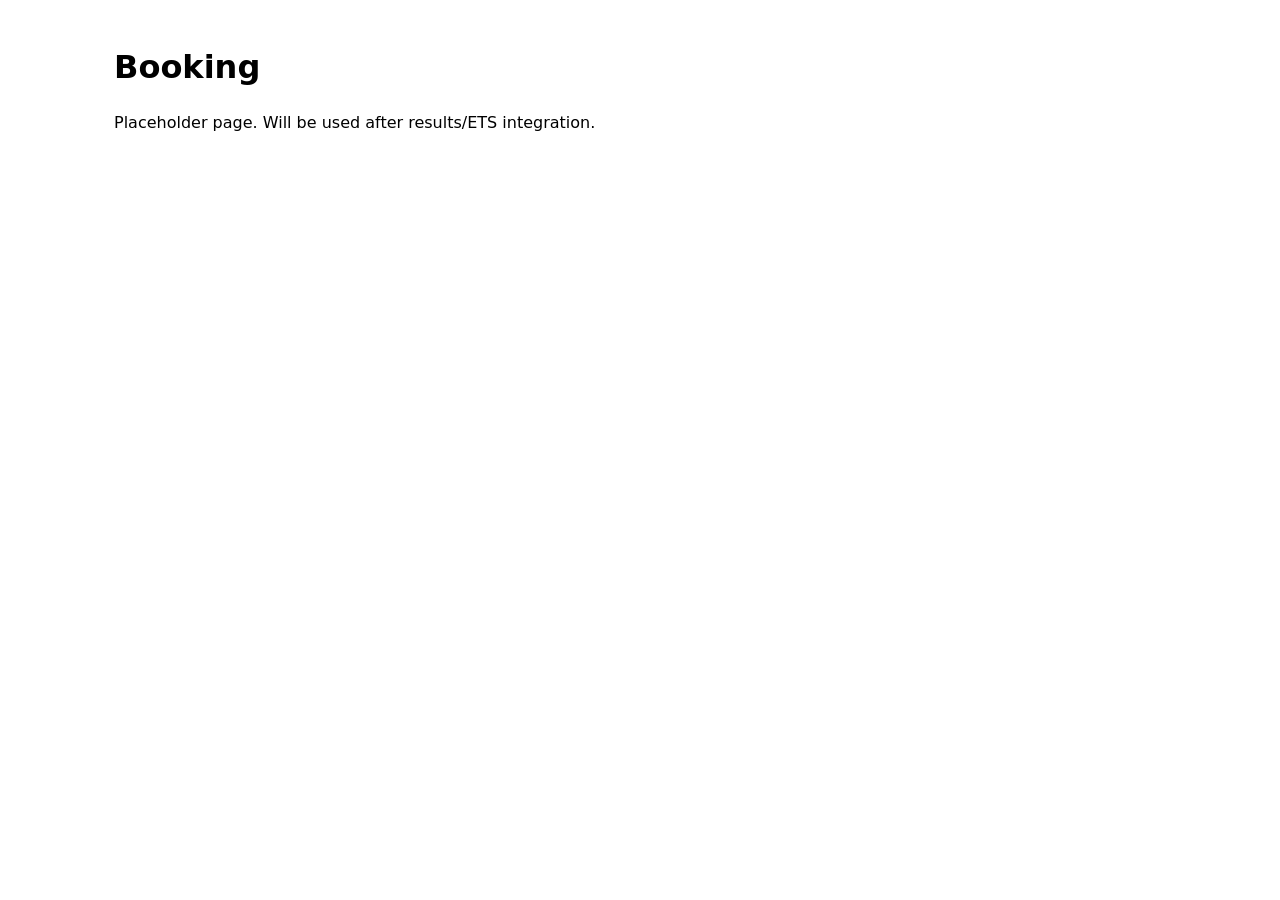
<file: booking.html>
<!doctype html>
<html lang="ru">
<head>
  <meta charset="utf-8" />
  <meta name="viewport" content="width=device-width, initial-scale=1" />
  <title>Booking — Aviabrand</title>
  <link rel="stylesheet" href="assets/core/base.css" />
  <link rel="stylesheet" href="assets/booking/booking.css" />
  <script src="assets/core/i18n.js"></script>
  <script src="assets/core/header.js" defer></script>
</head>
<body>
  <main class="container">
    <h1>Booking</h1>
    <p>Placeholder page. Will be used after results/ETS integration.</p>
  </main>
  <script src="assets/booking/booking.js" defer></script>
</body>
</html>
</file>
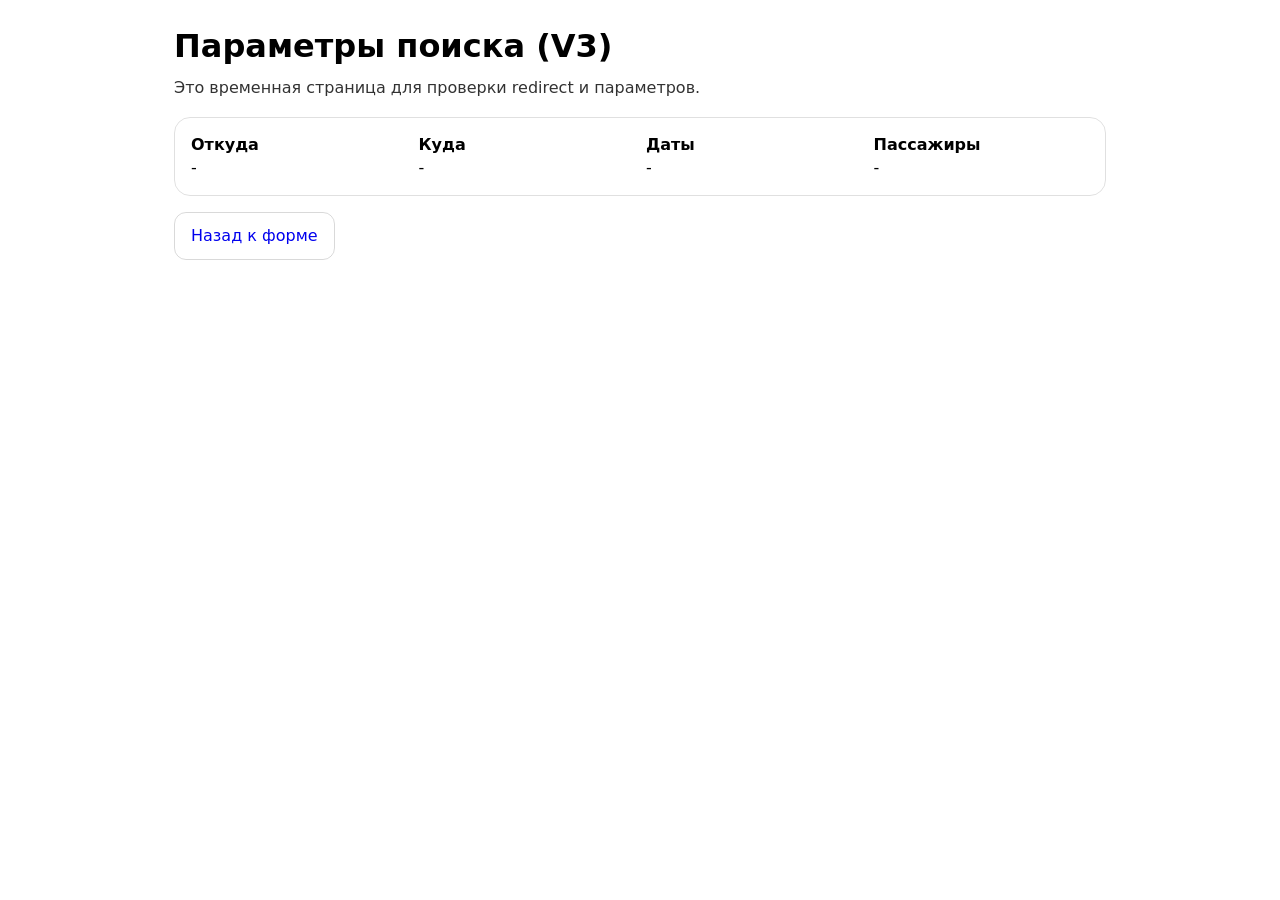
<file: coming-soon-v3.html>
<!doctype html>
<html lang="ru">

<head>
  <meta charset="UTF-8" />
  <meta name="viewport" content="width=device-width, initial-scale=1.0" />
    <link rel="stylesheet" href="assets/core/base.css">
<title>Aviabrand — Search Summary (V3)</title>

  <!-- Use your existing site styles -->
  <link rel="stylesheet" href="assets/v3/booking-v3.css" />
  <style>
    /* coming-soon V3: минимальная база, чтобы страница не зависела от “общего сайта” */
    .container {
      max-width: 980px;
      margin: 0 auto;
      padding: 24px;
    }

    .btn {
      display: inline-flex;
      align-items: center;
      justify-content: center;
      padding: 12px 16px;
      border-radius: 12px;
      text-decoration: none;
      border: 1px solid rgba(0, 0, 0, .15);
    }

    .btn.secondary {
      background: transparent;
    }
  </style>

</head>

<body>
  <main class="container" style="max-width: 980px; margin: 0 auto; padding: 24px;">

    <h1 data-i18n="sum_title" style="margin: 0 0 8px;">Параметры поиска (V3)</h1>

    <p style="margin: 0 0 18px; opacity: .8;" data-i18n="sum_desc">
      Это временная страница для проверки redirect и параметров.
    </p>


    <section id="searchSummary" style="border: 1px solid rgba(0,0,0,.12); border-radius: 16px; padding: 16px;">
      <div style="display:grid; grid-template-columns: repeat(4, 1fr); gap: 12px;">
        <div>
          <b data-i18n="sum_from">Откуда</b>

          <div id="sumFrom" class="small">-</div>
        </div>

        <div>
          <b data-i18n="sum_to">Куда</b>

          <div id="sumTo" class="small">-</div>
        </div>

        <div>
          <b data-i18n="sum_dates">Даты</b>

          <div id="sumDates" class="small">-</div>
        </div>

        <div>
          <b data-i18n="sum_pax">Пассажиры</b>

          <div id="sumPax" class="small">-</div>
        </div>
      </div>
    </section>

    <div style="margin-top: 16px;">
      <a class="btn secondary" href="booking-v3.html" data-i18n="sum_back">
        Назад к форме
      </a>

    </div>
  </main>

  <script src="assets/core/serialize.js"></script>
<script src="assets/core/i18n.js"></script>
<script src="assets/core/header.js" defer></script>
<script src="assets/core/coming-soon-v3.js" defer></script>
</body>

</html>
</file>
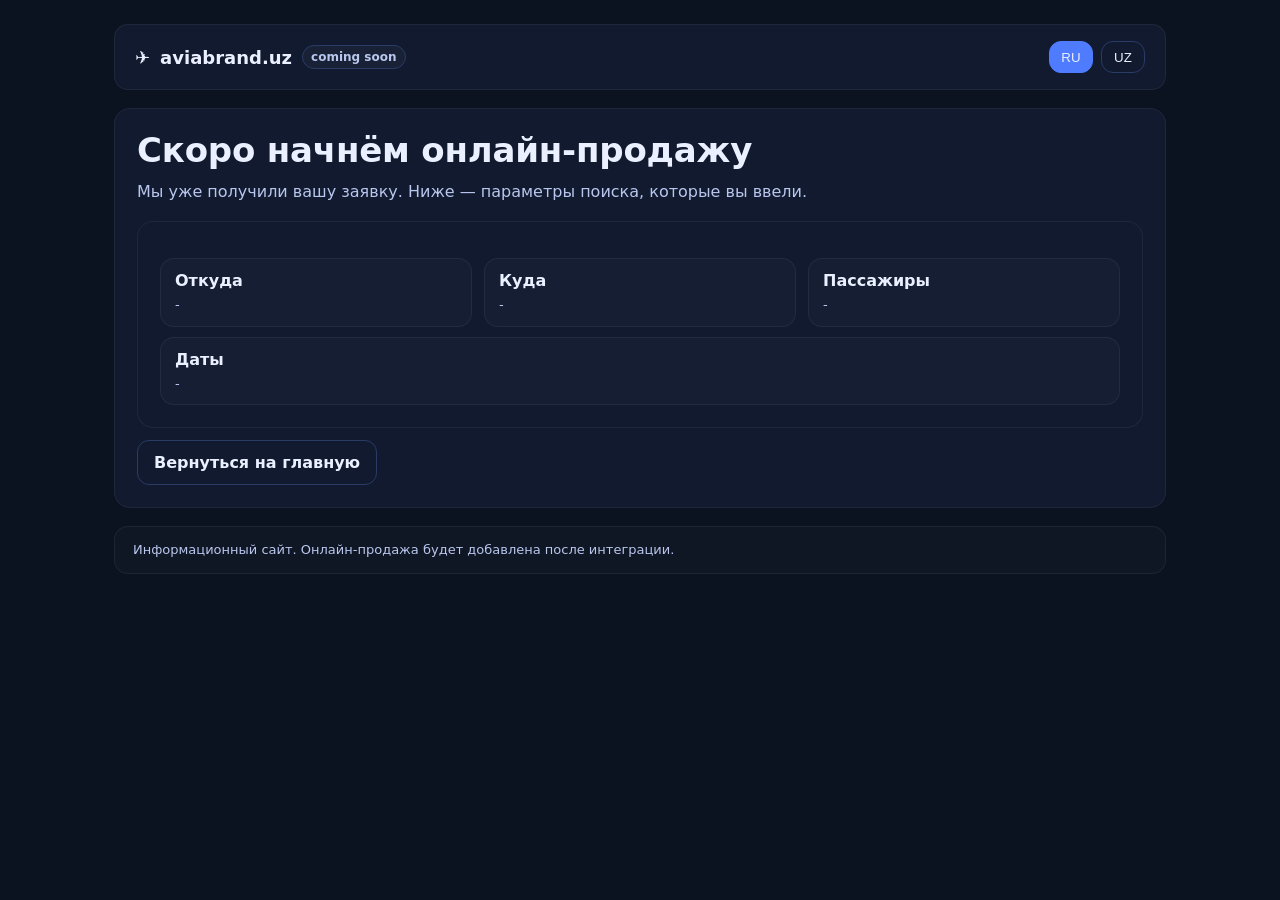
<file: coming-soon.html>
<!DOCTYPE html>

<html lang="ru">
<head>
<meta charset="utf-8"/>
<meta content="width=device-width,initial-scale=1" name="viewport"/>
<title>Aviabrand.uz — скоро онлайн-продажа</title>
<meta content="noindex" name="robots"/>
<link href="assets/style.css" rel="stylesheet"/>
</head>
<body>
<div class="container">
<header class="nav">
<div class="brand">
<span>✈️</span>
<span>aviabrand.uz</span>
<span class="badge">coming soon</span>
</div>
<div class="lang">
<button data-lang="ru" data-set-lang="ru" type="button">RU</button>
<button data-lang="uz" data-set-lang="uz" type="button">UZ</button>
</div>
</header>
<main class="card" style="margin-top:18px">
<div class="p">
<h1 class="h1" data-i18n="coming_title" style="font-size:34px">
          Скоро начнём онлайн-продажу
        </h1>
<p class="lead" data-i18n="coming_sub">
          Мы уже получили вашу заявку. Ниже — параметры поиска, которые вы ввели.
        </p>
<div class="section card" id="searchSummary">
<div class="p">
<div class="grid3">
<div class="item">
<b data-i18n="field_from">Откуда</b>
<div class="small" id="sumFrom">-</div>
</div>
<div class="item">
<b data-i18n="field_to">Куда</b>
<div class="small" id="sumTo">-</div>
</div>
<div class="item">
<b data-i18n="field_pax">Пассажиры</b>
<div class="small" id="sumPax">-</div>
</div>
</div>
<div class="item" style="margin-top:10px">
<b data-i18n="field_dates">Даты</b>
<div class="small" id="sumDates">-</div>
</div>
</div>
</div>
<a class="btn secondary" data-i18n="coming_btn" href="index.html" style="margin-top:12px;display:inline-flex">
          Вернуться на главную
        </a>
</div>
</main>
<footer class="footer">
<div class="small" data-i18n="footer_note">
        Если хотите — добавим форму заявки (email/телефон) на этой странице.
      </div>
</footer>
</div>
<script src="site.config.js"></script>
<script defer="" src="assets/script.js"></script>


</body>
</html>
</file>
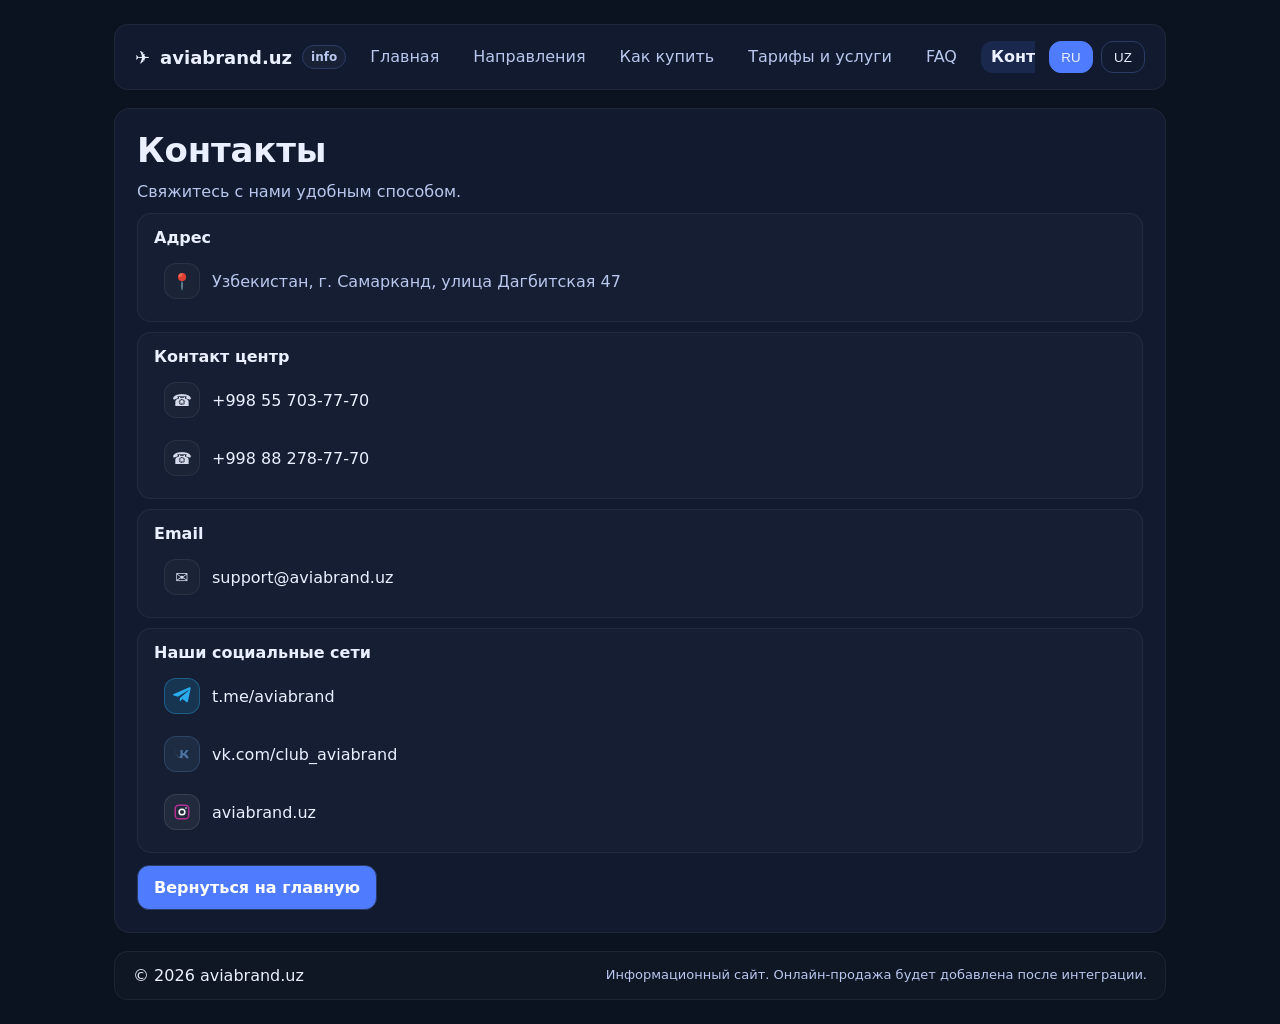
<file: contacts.html>
<!DOCTYPE html>

<html lang="ru">
<head>
<meta charset="utf-8"/>
<meta content="width=device-width,initial-scale=1" name="viewport"/>
<title data-i18n="contacts_page_title">Aviabrand.uz — контакты</title>
<meta content="Контакты Aviabrand. Информационный сайт." name="description"/>
<link href="assets/style.css" rel="stylesheet"/>
</head>
<body>
<div class="container">
<header class="nav">
<div class="brand"><span>✈️</span><span>aviabrand.uz</span><span class="badge">info</span></div>
<nav class="navlinks">
<a data-i18n="nav_home" href="index.html">Главная</a>
<a data-i18n="nav_routes" href="routes.html">Направления</a>
<a data-i18n="nav_how" href="how-to-buy.html">Как купить</a>
<a data-i18n="nav_fares" href="fares.html">Тарифы и услуги</a>
<a data-i18n="nav_faq" href="faq.html">FAQ</a>
<a data-i18n="nav_contacts" href="contacts.html" class="active">Контакты</a>
</nav>
<div class="lang">
<button data-lang="ru" data-set-lang="ru" type="button">RU</button>
<button data-lang="uz" data-set-lang="uz" type="button">UZ</button>
</div>
</header>
<main class="card" style="margin-top:18px">
<h1 class="h1" data-i18n="contacts_h1" style="font-size:34px">Контакты</h1>
<p class="lead" data-i18n="contacts_lead">Свяжитесь с нами удобным способом.</p>
<div class="section list">
<div class="item">
<b data-i18n="contacts_addr_title">Адрес</b>
<div class="contact-row">
<span aria-hidden="true" class="contact-ico">📍</span>
<span id="contactAddr">Узбекистан, г. Самарканд, улица Дагбитская 47</span>
</div>
</div>
<div class="item">
<b data-i18n="contacts_call_title">CALL CENTER</b>
<div class="contact-row">
<span aria-hidden="true" class="contact-ico">☎️</span>
<a id="contactPhone1" href="tel:+998557037770">+998 55 703-77-70</a>
</div>
<div class="contact-row">
<span aria-hidden="true" class="contact-ico">☎️</span>
<a id="contactPhone2" href="tel:+998882787770">+998 88 278-77-70</a>
</div>
</div>
<div class="item">
  <b data-i18n="contacts_email">Email</b>

  <div class="contact-row">
    <span class="contact-ico">✉️</span>
    <a href="mailto:" data-i18n="contacts_email_hint"></a>
  </div>
</div>
<div class="item">
<b data-i18n="contacts_social_title">Наши социальные сети</b>
<div class="contact-row">
<span aria-hidden="true" class="soc-ico soc-tg">
<svg focusable="false" role="img" viewbox="0 0 24 24">
<path d="M9.2 14.7 8.9 19c.5 0 .8-.2 1.1-.5l2.6-2.5 5.3 3.9c1 .6 1.7.3 2-.9l3.6-17c.4-1.5-.6-2.1-1.7-1.7L1.1 9.4c-1.4.6-1.4 1.4-.2 1.8l5.6 1.7L19.7 4.7c.7-.4 1.3-.2.8.2L9.2 14.7z"></path>
</svg>
</span>
<a href="https://t.me/aviabrand" rel="noopener" target="_blank">t.me/aviabrand</a>
</div>
<div class="contact-row">
<span aria-hidden="true" class="soc-ico soc-vk">
<svg focusable="false" role="img" viewbox="0 0 24 24">
<path d="M3 6.5c.1 6.8 3.6 11 9.3 11h.5v-3.9c2.2.2 3.8 1.8 4.5 3.9H21c-.9-3.4-3.5-5.1-4.6-5.8 1.1-.7 3.4-2.6 4-5.2h-3.1c-.8 2.5-2.9 4.5-4.4 4.7V6.5h-3c.1 1.7.2 7.6-.2 8.5-.3.6-.6.9-1.2.9-1.2 0-4-2.1-5.7-7.4H3z"></path>
</svg>
</span>
<a href="https://vk.com/club_aviabrand" rel="noopener" target="_blank">vk.com/club_aviabrand</a>
</div>
<div class="contact-row">
<span aria-hidden="true" class="soc-ico soc-ig">
<svg focusable="false" role="img" viewbox="0 0 24 24">
<defs>
<lineargradient id="igG" x1="0" x2="24" y1="24" y2="0">
<stop offset="0" stop-color="#f58529"></stop>
<stop offset="0.35" stop-color="#dd2a7b"></stop>
<stop offset="0.7" stop-color="#8134af"></stop>
<stop offset="1" stop-color="#515bd4"></stop>
</lineargradient>
</defs>
<path d="M7.5 2h9A5.5 5.5 0 0 1 22 7.5v9A5.5 5.5 0 0 1 16.5 22h-9A5.5 5.5 0 0 1 2 16.5v-9A5.5 5.5 0 0 1 7.5 2zm0 2A3.5 3.5 0 0 0 4 7.5v9A3.5 3.5 0 0 0 7.5 20h9a3.5 3.5 0 0 0 3.5-3.5v-9A3.5 3.5 0 0 0 16.5 4h-9z" fill="url(#igG)"></path>
<path d="M12 7.2A4.8 4.8 0 1 0 12 16.8 4.8 4.8 0 0 0 12 7.2zm0 2A2.8 2.8 0 1 1 12 14.8 2.8 2.8 0 0 1 12 9.2z" fill="#fff"></path>
<circle cx="17.3" cy="6.7" fill="#fff" r="1.1"></circle>
</svg>
</span>
<a href="https://www.instagram.com/aviabrand.uz?igsh=YXRvajM4Z200ajdv" rel="noopener" target="_blank">aviabrand.uz</a>
</div>
</div>
</div>
<a class="btn" data-i18n="btn_back_home" href="index.html" style="margin-top:12px;display:inline-flex">На главную</a>
</main>
<footer class="footer">
<div>© <span id="y"></span> aviabrand.uz</div>
<div class="small" data-i18n="footer_note">
        Информационный сайт. Онлайн-продажа будет добавлена после интеграции.
      </div>
</footer>
</div>
<script>document.getElementById('y').textContent = new Date().getFullYear();</script>
<script src="site.config.js"></script>
<script defer="" src="assets/script.js"></script>
</body>
</html>
</file>
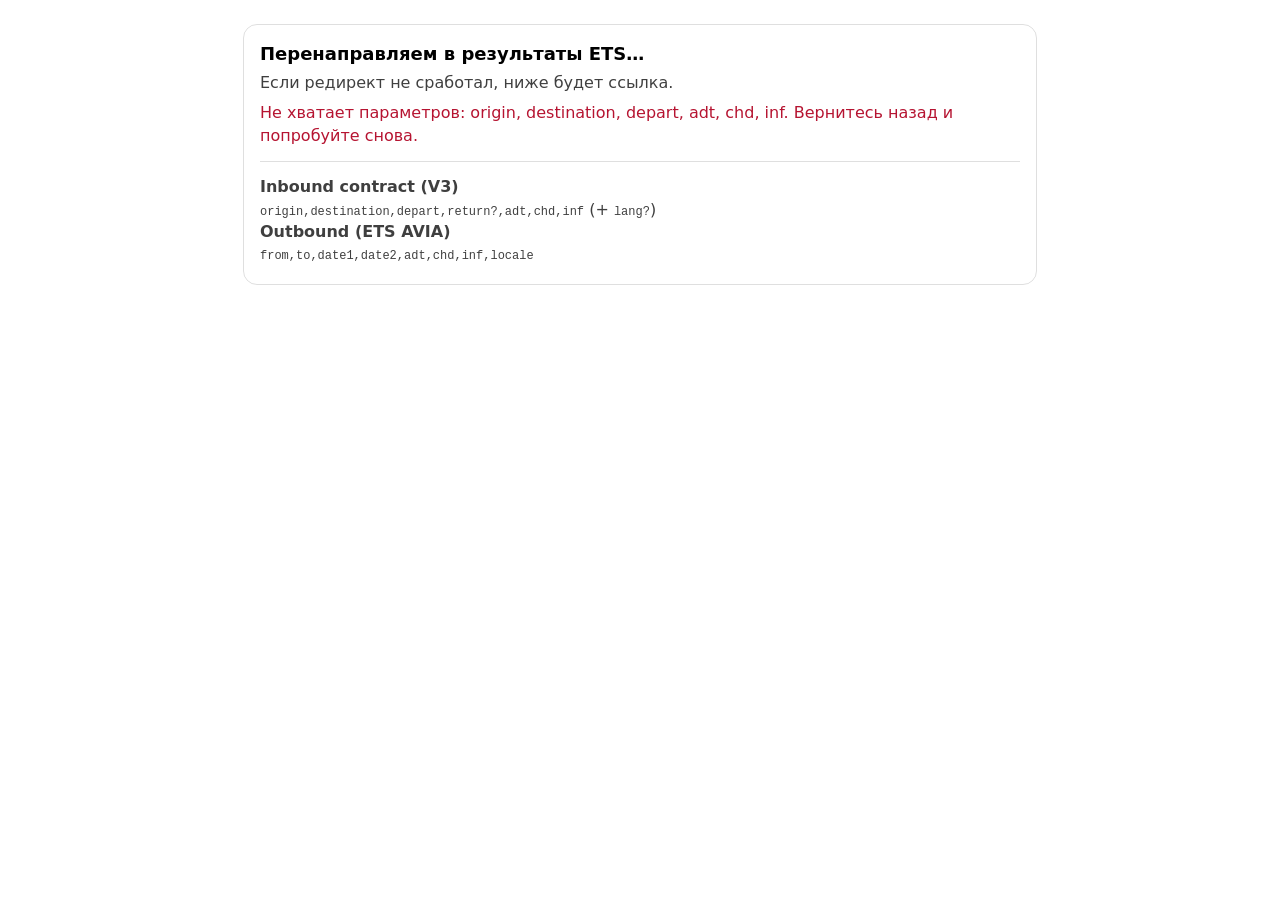
<file: ets-redirect.html>
<!doctype html>
<html lang="ru">
<head>
  <meta charset="UTF-8" />
  <meta name="viewport" content="width=device-width, initial-scale=1.0" />
  <title>Aviabrand → ETS</title>
  <style>
    :root { color-scheme: light dark; }
    body { font-family: system-ui, -apple-system, Segoe UI, Roboto, Arial, sans-serif; margin: 0; padding: 24px; }
    .card { max-width: 760px; margin: 0 auto; padding: 18px 16px; border: 1px solid rgba(127,127,127,.25); border-radius: 14px; }
    h1 { font-size: 18px; margin: 0 0 8px; }
    p { margin: 8px 0; line-height: 1.4; opacity: .92; }
    code { font-family: ui-monospace, SFMono-Regular, Menlo, Monaco, Consolas, "Liberation Mono", monospace; font-size: 12px; }
    .muted { opacity: .75; }
    .err { color: #b00020; }
    a { color: inherit; }
    hr { border:none;border-top:1px solid rgba(127,127,127,.25);margin:14px 0; }
  </style>
</head>
<body>
  <div class="card">
    <h1>Перенаправляем в результаты ETS…</h1>
    <p class="muted">Если редирект не сработал, ниже будет ссылка.</p>
    <p id="status" class="muted"></p>
    <p id="linkWrap" hidden>
      <a id="link" href="#" rel="noopener">Открыть результаты ETS</a>
    </p>
    <p id="error" class="err" hidden></p>
    <hr>
    <p class="muted" style="margin:0">
      <strong>Inbound contract (V3)</strong><br>
      <code>origin,destination,depart,return?,adt,chd,inf</code> (+ <code>lang?</code>)<br>
      <strong>Outbound (ETS AVIA)</strong><br>
      <code>from,to,date1,date2,adt,chd,inf,locale</code>
    </p>
  </div>

<script>
(function () {
  "use strict";

  // ============================================================
  // ETS Redirect URL Contract — Phase 1 (Online Module)
  //
  // Inbound from Aviabrand V3 (serializer):
  //   origin, destination, depart, return?, adt, chd, inf, lang?
  //
  // Outbound to ETS AVIA Online Module (confirmed by your working URL sample):
  //   /avia?from=...&to=...&date1=...&date2=...&adt=...&chd=...&inf=...&locale=ru
  // ============================================================

  const ETS_CONFIG = {
    baseUrl: "https://book.aviabrand.uz", // your ETS CNAME subdomain
    path: "/air",
    paramMap: {
      origin: "from",
      destination: "to",
      depart: "date1",
      return: "date2",
      adt: "adt",
      chd: "chd",
      inf: "inf",
      lang: "locale"
    },
    fixedParams: {
      // add only if ETS requires extra tags
    }
  };

  // --- Read inbound query params ---
  const q = new URLSearchParams(window.location.search);

  const inbound = {
  // accept BOTH:
  // V3 inbound: origin,destination,depart,return,lang
  // ETS-style inbound: from,to,date1,date2,locale (and sometimes lang)
  origin: (q.get("origin") || q.get("from") || "").trim(),
  destination: (q.get("destination") || q.get("to") || "").trim(),
  depart: (q.get("depart") || q.get("date1") || "").trim(),
  return: (q.get("return") || q.get("date2") || "").trim(),
  adt: (q.get("adt") || "").trim(),
  chd: (q.get("chd") || "").trim(),
  inf: (q.get("inf") || "").trim(),
  // prefer locale, fallback to lang
  lang: (q.get("locale") || q.get("lang") || "").trim()
};


  // Minimal guards
  const missing = [];
  if (!inbound.origin) missing.push("origin");
  if (!inbound.destination) missing.push("destination");
  if (!inbound.depart) missing.push("depart");
  if (!inbound.adt && inbound.adt !== "0") missing.push("adt");
  if (!inbound.chd && inbound.chd !== "0") missing.push("chd");
  if (!inbound.inf && inbound.inf !== "0") missing.push("inf");

  const statusEl = document.getElementById("status");
  const linkWrap = document.getElementById("linkWrap");
  const linkEl = document.getElementById("link");
  const errEl = document.getElementById("error");

  function showError(msg) {
    errEl.hidden = false;
    errEl.textContent = msg;
    statusEl.textContent = "";
  }

  if (missing.length) {
    showError("Не хватает параметров: " + missing.join(", ") + ". Вернитесь назад и попробуйте снова.");
    return;
  }

  // --- Build ETS URL ---
  let target;
  try {
    target = new URL(ETS_CONFIG.path || "/", ETS_CONFIG.baseUrl);
  } catch (e) {
    showError("ETS_CONFIG.baseUrl / path настроены неверно. Проверьте значения в ets-redirect.html.");
    return;
  }

  // Fixed params
  if (ETS_CONFIG.fixedParams && typeof ETS_CONFIG.fixedParams === "object") {
    Object.keys(ETS_CONFIG.fixedParams).forEach((k) => {
      const v = ETS_CONFIG.fixedParams[k];
      if (v !== undefined && v !== null && String(v).length) target.searchParams.set(k, String(v));
    });
  }

  const map = ETS_CONFIG.paramMap || {};
  function setIf(inKey, value) {
    const outKey = map[inKey];
    if (!outKey) return;
    if (value === undefined || value === null) return;
    const v = String(value).trim();
    if (!v.length) return;
    target.searchParams.set(outKey, v);
  }

  setIf("origin", inbound.origin);
  setIf("destination", inbound.destination);
  setIf("depart", inbound.depart);

  // RT only if present
  if (inbound.return) setIf("return", inbound.return);

  setIf("adt", inbound.adt);
  setIf("chd", inbound.chd);
  setIf("inf", inbound.inf);

  // locale: if no lang, default to 'ru' (safe fallback; can remove if you prefer)
  setIf("lang", inbound.lang || "ru");

  const finalUrl = target.toString();
  statusEl.innerHTML = "Цель: <code>" + finalUrl.replace(/</g, "&lt;").replace(/>/g, "&gt;") + "</code>";

  // fallback link
  linkWrap.hidden = false;
  linkEl.href = finalUrl;

  // redirect
  setTimeout(() => {
    window.location.replace(finalUrl);
  }, 50);
})();
</script>
</body>
</html>
</file>
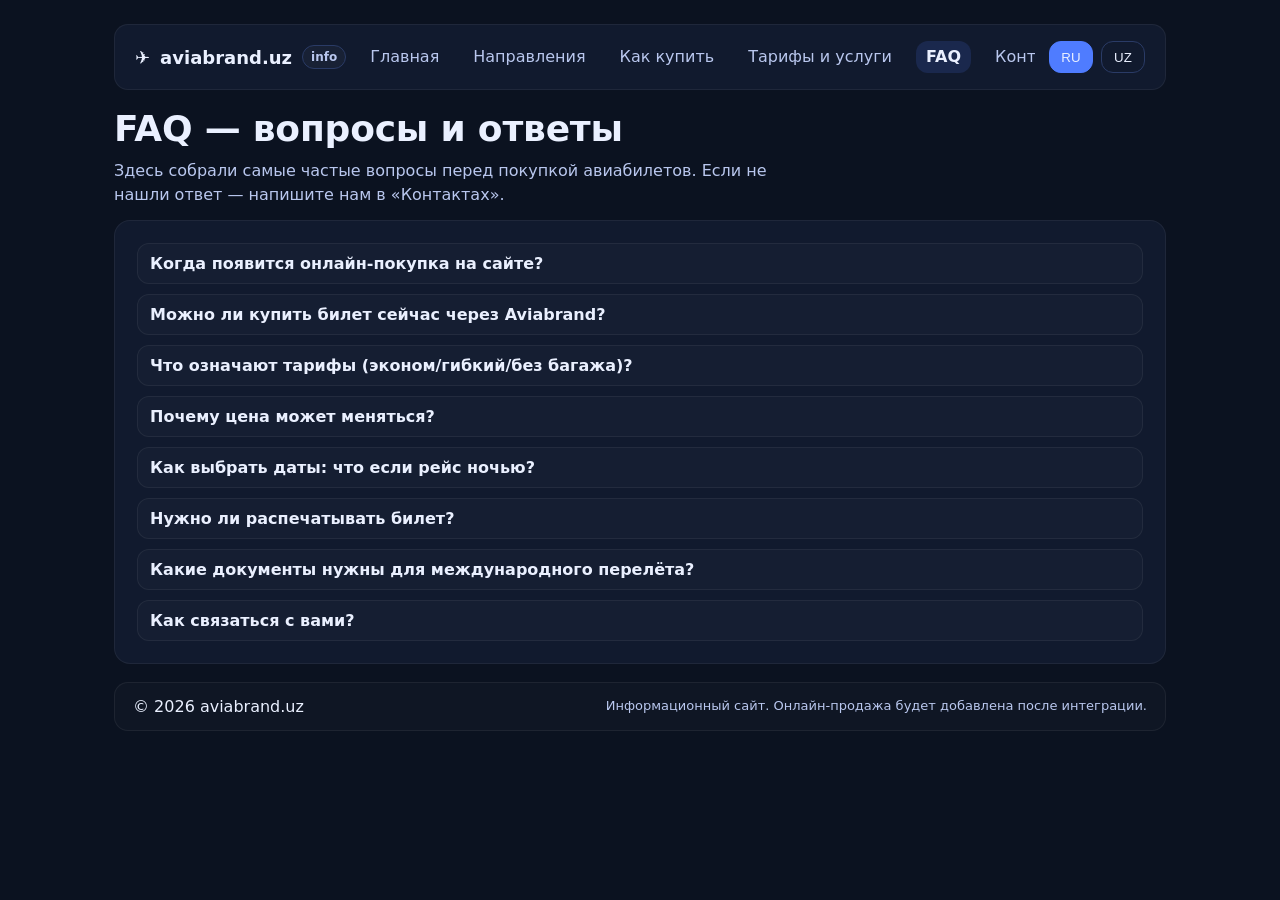
<file: faq.html>
<!DOCTYPE html>

<html lang="ru">
<head>
<meta charset="utf-8"/>
<meta content="width=device-width,initial-scale=1" name="viewport"/>
<title>Aviabrand.uz — FAQ</title>
<link href="assets/style.css" rel="stylesheet"/>
</head>
<body>
<div class="container">
<header class="nav">
<div class="brand">
<span>✈️</span>
<span>aviabrand.uz</span>
<span class="badge">info</span>
</div>
<nav class="navlinks">
<a data-i18n="nav_home" href="index.html">Главная</a>
<a data-i18n="nav_routes" href="routes.html">Направления</a>
<a data-i18n="nav_how" href="how-to-buy.html">Как купить</a>
<a data-i18n="nav_fares" href="fares.html">Тарифы и услуги</a>
<a data-i18n="nav_faq" href="faq.html" class="active">FAQ</a>
<a data-i18n="nav_contacts" href="contacts.html">Контакты</a>
</nav>
<div class="lang">
<button data-lang="ru" data-set-lang="ru" type="button">RU</button>
<button data-lang="uz" data-set-lang="uz" type="button">UZ</button>
</div>
</header>
<main class="section">
<h1 class="h1" data-i18n="faq_title">FAQ — вопросы и ответы</h1>
<p class="lead" data-i18n="faq_sub">
        Здесь собрали самые частые вопросы перед покупкой авиабилетов. Если не нашли ответ — напишите нам в “Контактах”.
      </p>
<div class="card" style="margin-top:14px">
<div class="p">
<div class="faq">
<details class="faq-item">
<summary data-i18n="faq_q1">Когда появится онлайн-покупка на сайте?</summary>
<div class="small" data-i18n="faq_a1">
                Мы готовим интеграцию с системой бронирования. Пока сайт информационный: помогаем разобраться с рейсами, тарифами и подготовкой к покупке.
              </div>
</details>
<details class="faq-item">
<summary data-i18n="faq_q2">Можно ли купить билет сейчас через Aviabrand?</summary>
<div class="small" data-i18n="faq_a2">
                Сейчас — нет. Мы принимаем только параметры поиска (для теста) и показываем подтверждение на странице “Скоро онлайн-продажа”.
              </div>
</details>
<details class="faq-item">
<summary data-i18n="faq_q3">Что означают тарифы (эконом/гибкий/без багажа)?</summary>
<div class="small" data-i18n="faq_a3">
                Тариф влияет на багаж, обмен/возврат и условия. В разделе “Тарифы и услуги” мы кратко объясняем отличия, чтобы вы выбрали подходящий вариант.
              </div>
</details>
<details class="faq-item">
<summary data-i18n="faq_q4">Почему цена может меняться?</summary>
<div class="small" data-i18n="faq_a4">
                Цена зависит от наличия мест, спроса, класса бронирования и правил авиакомпании. При покупке стоимость фиксируется только после подтверждения оплаты.
              </div>
</details>
<details class="faq-item">
<summary data-i18n="faq_q5">Как выбрать даты: что если рейс ночью?</summary>
<div class="small" data-i18n="faq_a5">
                Ориентируйтесь на дату вылета по местному времени аэропорта. Если рейс вылетает после полуночи, он относится к следующему календарному дню.
              </div>
</details>
<details class="faq-item">
<summary data-i18n="faq_q6">Нужно ли распечатывать билет?</summary>
<div class="small" data-i18n="faq_a6">
                Обычно достаточно электронного билета на телефоне и паспорта. Но некоторые аэропорты/направления могут просить распечатку — лучше иметь PDF/скрин.
              </div>
</details>
<details class="faq-item">
<summary data-i18n="faq_q7">Какие документы нужны для международного перелёта?</summary>
<div class="small" data-i18n="faq_a7">
                Загранпаспорт, при необходимости — виза/разрешение на въезд. Также проверьте требования по сроку действия паспорта и правила транзита.
              </div>
</details>
<details class="faq-item">
<summary data-i18n="faq_q8">Как связаться с вами?</summary>
<div class="small" data-i18n="faq_a8">
                Перейдите на страницу “Контакты” — там будут актуальные способы связи (телефон/почта/мессенджеры).
              </div>
</details>
</div>
</div>
</div>
</main>
<footer class="footer" style="margin-top:18px">
<div>© <span id="y"></span> aviabrand.uz</div>
<div class="small" data-i18n="footer_note">
        Информационный сайт. Онлайн-продажа будет добавлена после интеграции.
      </div>
</footer>
</div>
<script>document.getElementById('y').textContent = new Date().getFullYear();</script>
<script src="site.config.js"></script>
<script defer="" src="assets/script.js"></script>
</body>
</html>
</file>
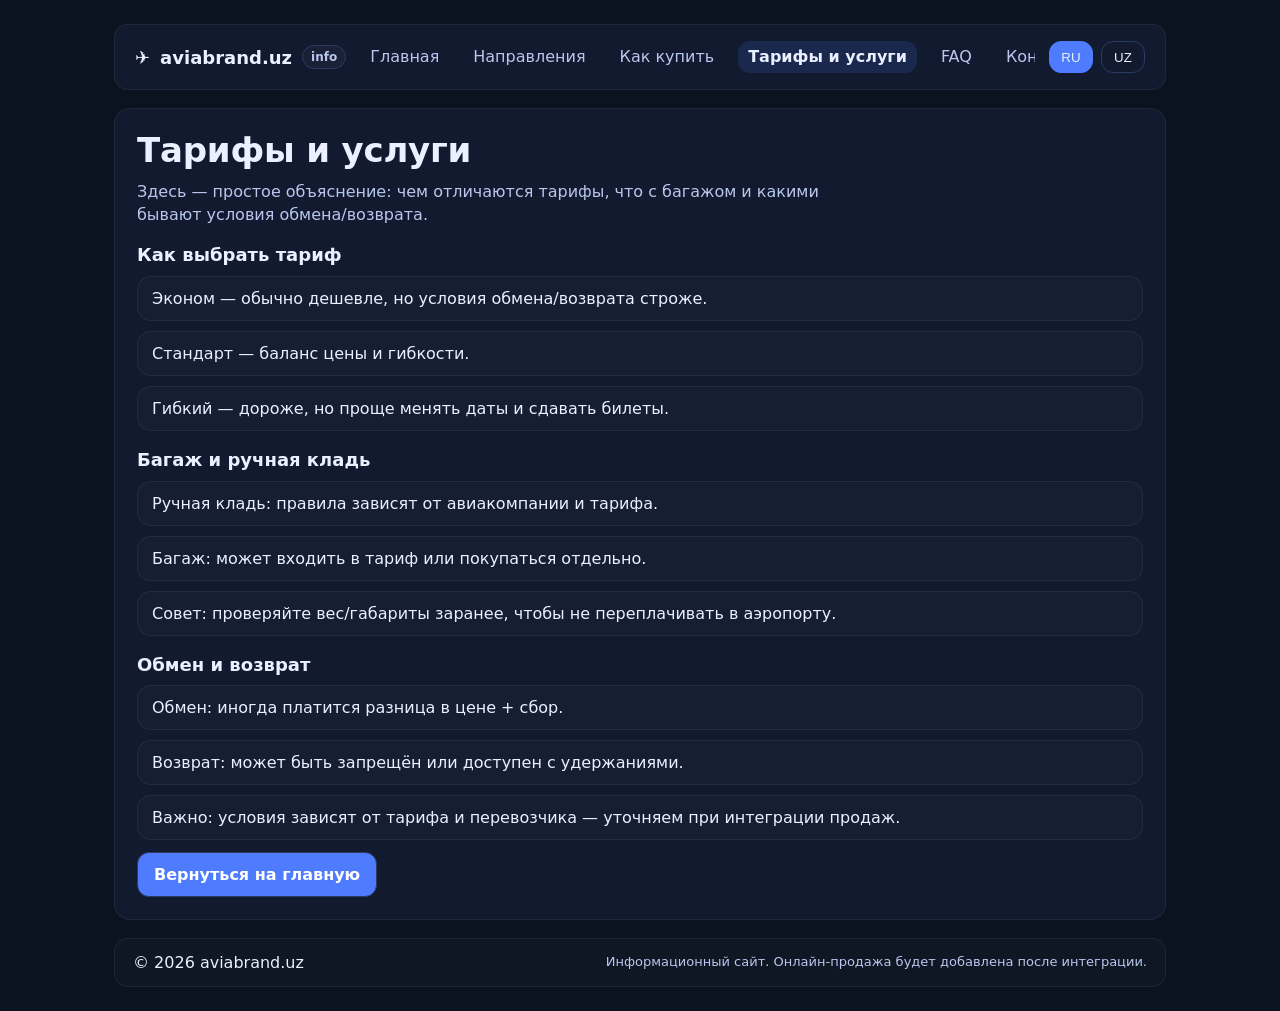
<file: fares.html>
<!DOCTYPE html>

<html lang="ru">
<head>
<meta charset="utf-8"/>
<meta content="width=device-width,initial-scale=1" name="viewport"/>
<title data-i18n="fares_page_title">Aviabrand.uz — тарифы и услуги</title>
<meta content="Тарифы, багаж, обмен/возврат, услуги. Скоро подключим онлайн-продажу." name="description"/>
<link href="assets/style.css" rel="stylesheet"/>
</head>
<body>
<div class="container">
<header class="nav">
<div class="brand">
<span>✈️</span><span>aviabrand.uz</span><span class="badge">info</span>
</div>
<nav class="navlinks">
<a data-i18n="nav_home" href="index.html">Главная</a>
<a data-i18n="nav_routes" href="routes.html">Направления</a>
<a data-i18n="nav_how" href="how-to-buy.html">Как купить</a>
<a data-i18n="nav_fares" href="fares.html" class="active">Тарифы и услуги</a>
<a data-i18n="nav_faq" href="faq.html">FAQ</a>
<a data-i18n="nav_contacts" href="contacts.html">Контакты</a>
</nav>
<div class="lang">
<button data-lang="ru" data-set-lang="ru" type="button">RU</button>
<button data-lang="uz" data-set-lang="uz" type="button">UZ</button>
</div>
</header>
<main class="card" style="margin-top:18px">
<div class="p">
<h1 class="h1" data-i18n="fares_h1" style="font-size:34px">Тарифы и услуги</h1>
<p class="lead" data-i18n="fares_lead">
          Здесь — простое объяснение: чем отличаются тарифы, что с багажом и какими бывают условия обмена/возврата.
        </p>
<section class="section">
<h2 class="h2" data-i18n="fares_block1_h2">Как выбрать тариф</h2>
<div class="list">
<div class="item" data-i18n="fares_block1_1"><b>Эконом</b> — обычно дешевле, но условия обмена/возврата строже.</div>
<div class="item" data-i18n="fares_block1_2"><b>Стандарт</b> — баланс цены и гибкости.</div>
<div class="item" data-i18n="fares_block1_3"><b>Гибкий</b> — дороже, но проще менять даты и сдавать билеты.</div>
</div>
</section>
<section class="section">
<h2 class="h2" data-i18n="fares_block2_h2">Багаж и ручная кладь</h2>
<div class="list">
<div class="item" data-i18n="fares_block2_1">Ручная кладь: правила зависят от авиакомпании и тарифа.</div>
<div class="item" data-i18n="fares_block2_2">Багаж: может входить в тариф или покупаться отдельно.</div>
<div class="item" data-i18n="fares_block2_3">Совет: проверяйте вес/габариты заранее, чтобы не переплачивать в аэропорту.</div>
</div>
</section>
<section class="section">
<h2 class="h2" data-i18n="fares_block3_h2">Обмен и возврат</h2>
<div class="list">
<div class="item" data-i18n="fares_block3_1">Обмен: иногда платится разница в цене + сбор.</div>
<div class="item" data-i18n="fares_block3_2">Возврат: может быть запрещён или доступен с удержаниями.</div>
<div class="item" data-i18n="fares_block3_3">Важно: условия зависят от тарифа и перевозчика — уточняем при интеграции продаж.</div>
</div>
</section>
<a class="btn" data-i18n="btn_back_home" href="index.html" style="margin-top:12px;display:inline-flex">На главную</a>
</div>
</main>
<footer class="footer">
<div>© <span id="y"></span> aviabrand.uz</div>
<div class="small" data-i18n="footer_note">Информационный сайт. Онлайн-продажа будет добавлена после интеграции.</div>
</footer>
</div>
<script>document.getElementById('y').textContent = new Date().getFullYear();</script>
<script src="site.config.js"></script>
<script defer="" src="assets/script.js"></script>
</body>
</html>
</file>
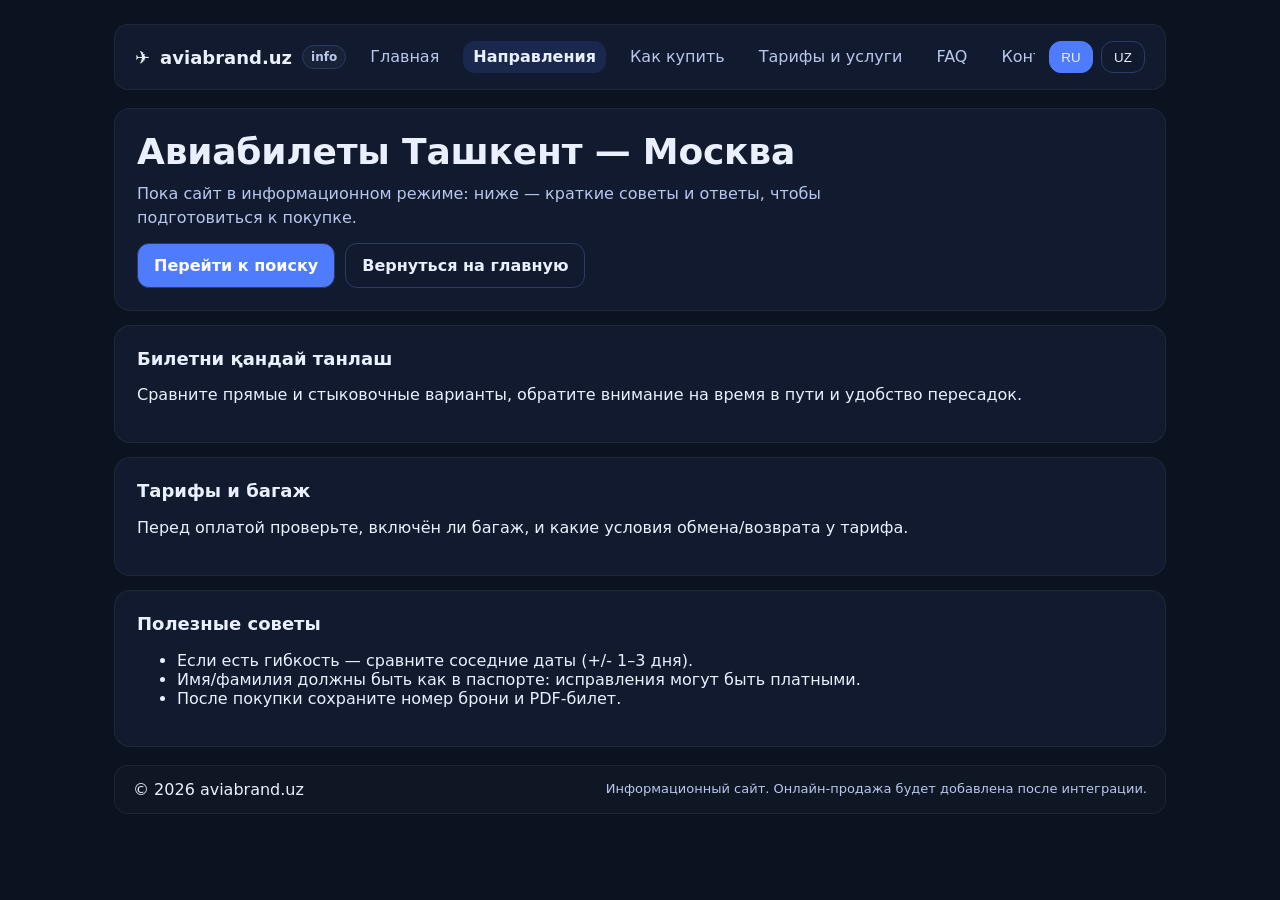
<file: flights-tashkent-moscow.html>
<!DOCTYPE html>

<html lang="ru">
<head>
<meta charset="utf-8"/>
<meta content="width=device-width, initial-scale=1" name="viewport"/>
<title data-i18n="seo_tm_title">Авиабилеты Ташкент — Москва</title>
<meta content="" data-i18n-content="seo_tm_desc" name="description"/>
<link href="assets/style.css" rel="stylesheet"/>
</head>
<body>
<div class="container">
<header class="nav">
<div class="brand">
<span>✈️</span>
<span>aviabrand.uz</span>
<span class="badge">info</span>
</div>
<nav class="navlinks">
<a data-i18n="nav_home" href="index.html">Главная</a>
<a data-i18n="nav_routes" href="routes.html" class="active">Направления</a>
<a data-i18n="nav_how" href="how-to-buy.html">Как купить</a>
<a data-i18n="nav_fares" href="fares.html">Тарифы и услуги</a>
<a data-i18n="nav_faq" href="faq.html">FAQ</a>
<a data-i18n="nav_contacts" href="contacts.html">Контакты</a>
</nav>
<div class="lang">
<button data-lang="ru" data-set-lang="ru" type="button">RU</button>
<button data-lang="uz" data-set-lang="uz" type="button">UZ</button>
</div>
</header>
<main style="margin-top:18px">
<section class="card">
<div class="p">
<h1 class="h1" data-i18n="seo_tm_h1">Авиабилеты Ташкент — Москва</h1>
<p class="lead" data-i18n="seo_tm_lead">
            Прямые и стыковочные рейсы, советы по выбору тарифа и подготовке к покупке билета.
          </p>
<div style="display:flex; gap:10px; flex-wrap:wrap; margin-top:14px">
<a class="btn" data-from="Tashkent" data-go-search="" data-i18n="btn_go_search" data-to="Moscow" href="index.html">
              Перейти к поиску
            </a>
<a class="btn secondary" data-i18n="btn_back_home" href="index.html">
              Вернуться на главную
            </a>
</div>
</div>
</section>
<section class="card" style="margin-top:14px">
<div class="p">
<h2 data-i18n="seo_tm_h2_1">Как выбрать билет</h2>
<p data-i18n="seo_tm_p1"></p>
</div>
</section>
<section class="card" style="margin-top:14px">
<div class="p">
<h2 data-i18n="seo_tm_h2_2">Тарифы и багаж</h2>
<p data-i18n="seo_tm_p2"></p>
</div>
</section>
<section class="card" style="margin-top:14px">
<div class="p">
<h2 data-i18n="seo_tm_h2_3">Полезные советы</h2>
<ul>
<li data-i18n="seo_tm_li1"></li>
<li data-i18n="seo_tm_li2"></li>
<li data-i18n="seo_tm_li3"></li>
</ul>
</div>
</section>
</main>
<footer class="footer">
<span>© 2026 aviabrand.uz</span>
<span class="small" data-i18n="footer_note">
        Информационный сайт. Онлайн-продажа будет добавлена после интеграции.
      </span>
</footer>
</div>
<script src="site.config.js"></script>
<script defer="" src="assets/script.js"></script>
</body>
</html>
</file>
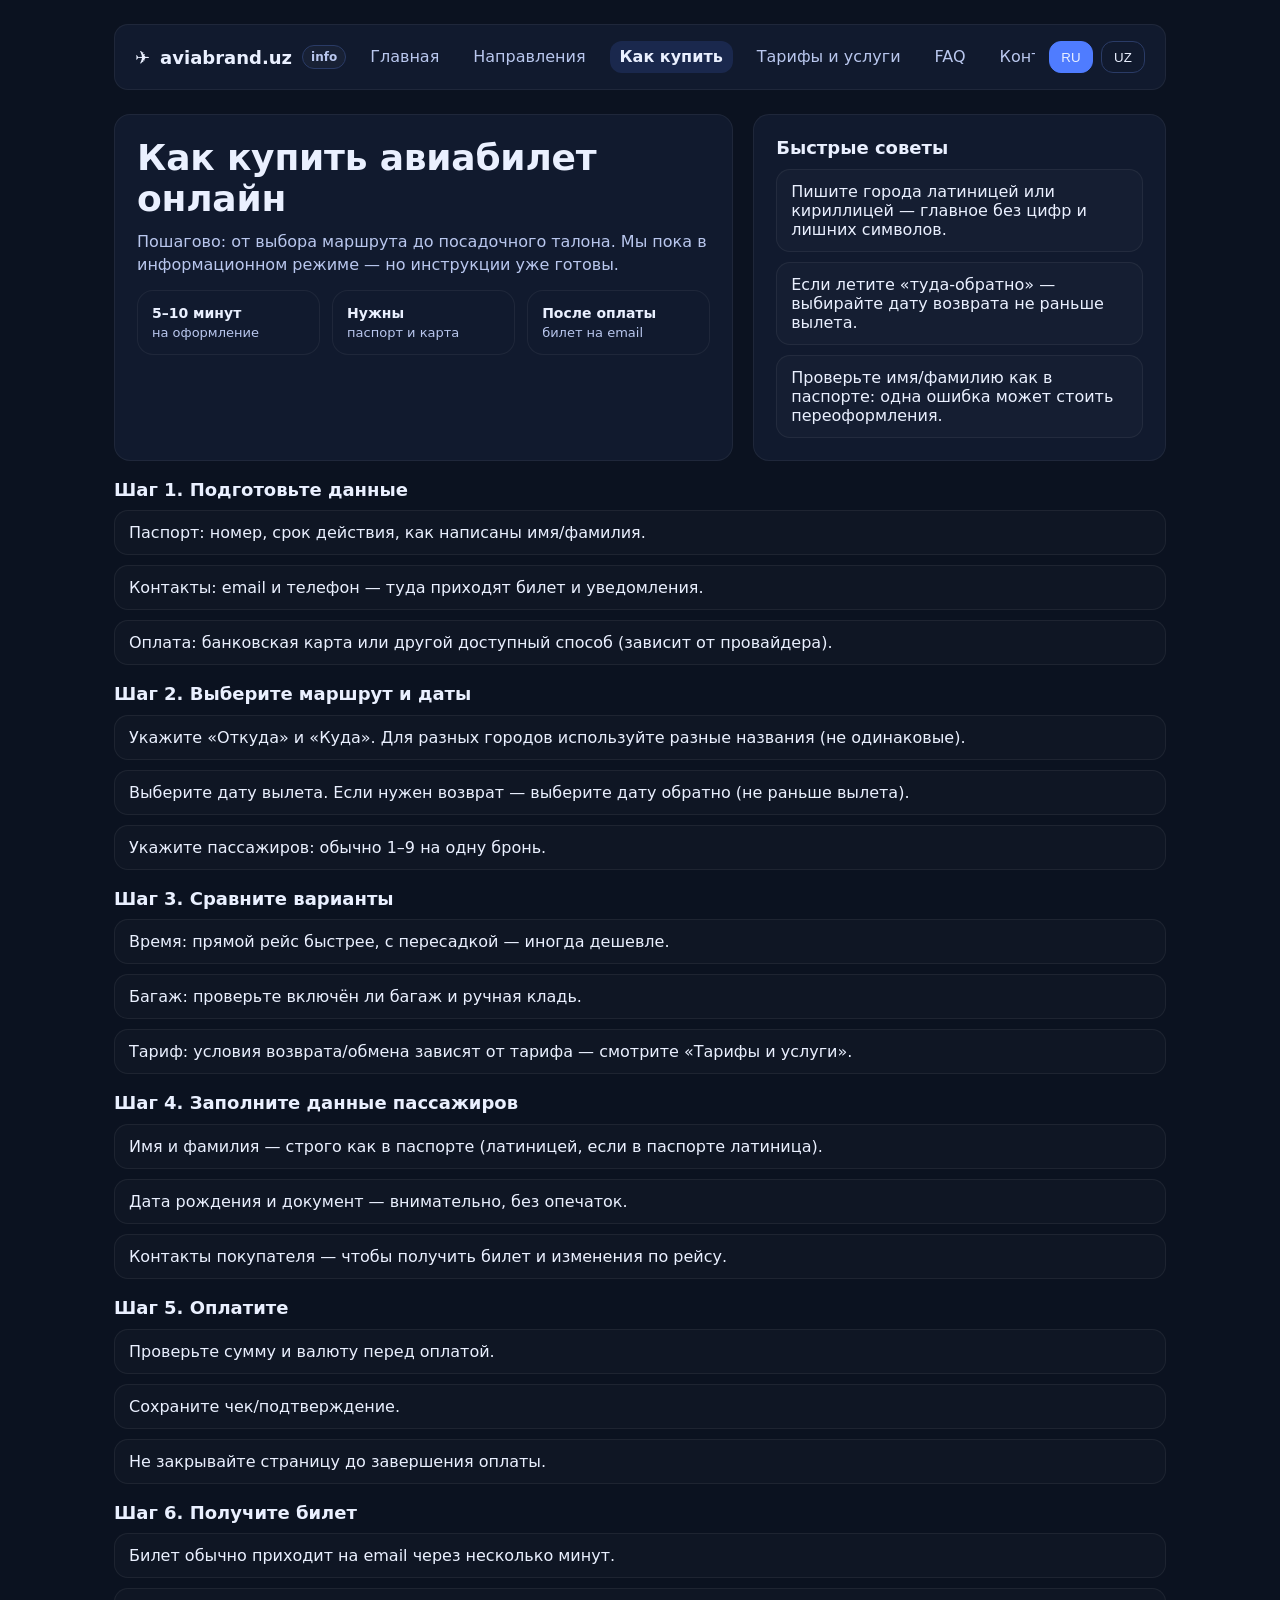
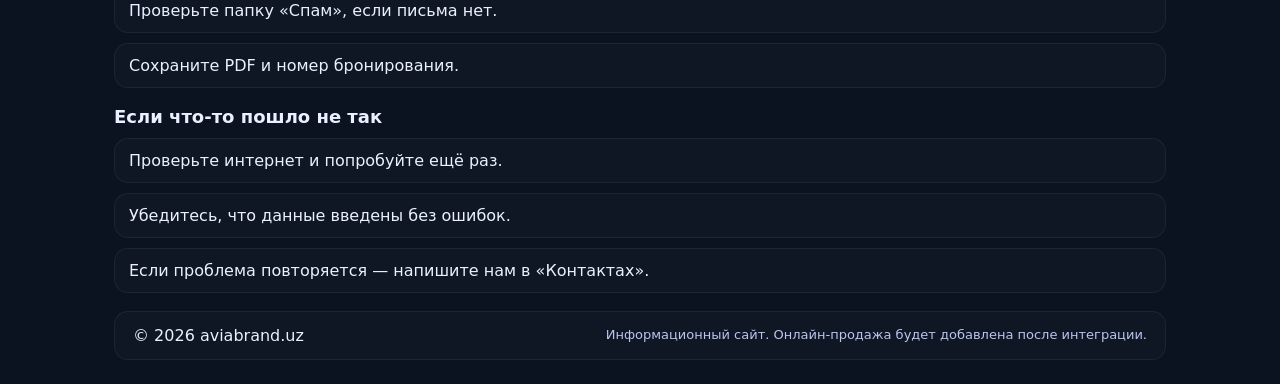
<file: how-to-buy.html>
<!DOCTYPE html>

<html lang="ru">
<head>
<meta charset="utf-8"/>
<meta content="width=device-width,initial-scale=1" name="viewport"/>
<title>Aviabrand.uz — Как купить</title>
<link href="assets/style.css" rel="stylesheet"/>
</head>
<body>
<div class="container">
<header class="nav">
<div class="brand">
<span>✈️</span>
<span>aviabrand.uz</span>
<span class="badge">info</span>
</div>
<nav class="navlinks">
<a data-i18n="nav_home" href="index.html">Главная</a>
<a data-i18n="nav_routes" href="routes.html">Направления</a>
<a data-i18n="nav_how" href="how-to-buy.html" class="active">Как купить</a>
<a data-i18n="nav_fares" href="fares.html">Тарифы и услуги</a>
<a data-i18n="nav_faq" href="faq.html">FAQ</a>
<a data-i18n="nav_contacts" href="contacts.html">Контакты</a>
</nav>
<div class="lang">
<button data-lang="ru" data-set-lang="ru" type="button">RU</button>
<button data-lang="uz" data-set-lang="uz" type="button">UZ</button>
</div>
</header>
<main class="hero">
<section class="card">
<div class="p">
<h1 class="h1" data-i18n="how_title">Как купить авиабилет онлайн</h1>
<p class="lead" data-i18n="how_sub">
            Пошагово: от выбора маршрута до посадочного талона. Мы пока в информационном режиме — но инструкции уже готовы.
          </p>
<div class="grid3">
<div class="card kpi">
<b data-i18n="how_kpi1b">5–10 минут</b>
<span data-i18n="how_kpi1s">на оформление</span>
</div>
<div class="card kpi">
<b data-i18n="how_kpi2b">Нужны</b>
<span data-i18n="how_kpi2s">паспорт и карта</span>
</div>
<div class="card kpi">
<b data-i18n="how_kpi3b">После оплаты</b>
<span data-i18n="how_kpi3s">билет на email</span>
</div>
</div>
</div>
</section>
<aside class="card">
<div class="p">
<h2 class="h2" data-i18n="how_tip_title">Быстрые советы</h2>
<div class="list">
<div class="item" data-i18n="how_tip1">Пишите города латиницей или кириллицей — главное без цифр и лишних символов.</div>
<div class="item" data-i18n="how_tip2">Если летите «туда-обратно» — выбирайте дату возврата не раньше вылета.</div>
<div class="item" data-i18n="how_tip3">Проверьте имя/фамилию как в паспорте: одна ошибка может стоить переоформления.</div>
</div>
</div>
</aside>
</main>
<section class="section">
<h2 class="h2" data-i18n="how_s1_title">Шаг 1. Подготовьте данные</h2>
<div class="list">
<div class="item" data-i18n="how_s1_1"><b>Паспорт:</b> номер, срок действия, как написаны имя/фамилия.</div>
<div class="item" data-i18n="how_s1_2"><b>Контакты:</b> email и телефон — туда приходят билет и уведомления.</div>
<div class="item" data-i18n="how_s1_3"><b>Оплата:</b> банковская карта или другой доступный способ (зависит от провайдера).</div>
</div>
</section>
<section class="section">
<h2 class="h2" data-i18n="how_s2_title">Шаг 2. Выберите маршрут и даты</h2>
<div class="list">
<div class="item" data-i18n="how_s2_1">Укажите «Откуда» и «Куда». Для разных городов используйте разные названия (не одинаковые).</div>
<div class="item" data-i18n="how_s2_2">Выберите дату вылета. Если нужен возврат — выберите дату обратно (не раньше вылета).</div>
<div class="item" data-i18n="how_s2_3">Укажите пассажиров: обычно 1–9 на одну бронь.</div>
</div>
</section>
<section class="section">
<h2 class="h2" data-i18n="how_s3_title">Шаг 3. Сравните варианты</h2>
<div class="list">
<div class="item" data-i18n="how_s3_1"><b>Время:</b> прямой рейс быстрее, с пересадкой — иногда дешевле.</div>
<div class="item" data-i18n="how_s3_2"><b>Багаж:</b> проверьте включён ли багаж и ручная кладь.</div>
<div class="item" data-i18n="how_s3_3"><b>Тариф:</b> условия возврата/обмена зависят от тарифа — смотрите «Тарифы и услуги».</div>
</div>
</section>
<section class="section">
<h2 class="h2" data-i18n="how_s4_title">Шаг 4. Заполните данные пассажиров</h2>
<div class="list">
<div class="item" data-i18n="how_s4_1">Имя и фамилия — строго как в паспорте (латиницей, если в паспорте латиница).</div>
<div class="item" data-i18n="how_s4_2">Дата рождения и документ — внимательно, без опечаток.</div>
<div class="item" data-i18n="how_s4_3">Контакты покупателя — чтобы получить билет и изменения по рейсу.</div>
</div>
</section>
<section class="section">
<h2 class="h2" data-i18n="how_s5_title">Шаг 5. Оплатите и получите билет</h2>
<div class="list">
<div class="item" data-i18n="how_s5_1">После оплаты билет приходит на email (иногда 1–5 минут).</div>
<div class="item" data-i18n="how_s5_2">Сохраните PDF/маршрут-квитанцию и номер брони (PNR), если он указан.</div>
<div class="item" data-i18n="how_s5_3">Если письма нет — проверьте «Спам» и правильность email.</div>
</div>
</section>
<section class="section">
<h2 class="h2" data-i18n="how_s6_title">Шаг 6. Регистрация на рейс</h2>
<div class="list">
<div class="item" data-i18n="how_s6_1">Онлайн-регистрация обычно открывается за 24–48 часов (зависит от авиакомпании).</div>
<div class="item" data-i18n="how_s6_2">На регистрации выбираете место (если доступно) и получаете посадочный талон.</div>
<div class="item" data-i18n="how_s6_3">В аэропорту приходите заранее: международные рейсы — чаще за 2–3 часа.</div>
</div>
</section>
<section class="section">
<h2 class="h2" data-i18n="how_s7_title">Частые ошибки</h2>
<div class="list">
<div class="item" data-i18n="how_err1">Опечатка в имени/фамилии или неверный документ.</div>
<div class="item" data-i18n="how_err2">Выбран неверный аэропорт/город (особенно если их несколько).</div>
<div class="item" data-i18n="how_err3">Не проверили условия тарифа (возврат/обмен/багаж).</div>
</div>
</section>
<footer class="footer">
<div>© <span id="y"></span> aviabrand.uz</div>
<div class="small" data-i18n="footer_note">
        Информационный сайт. Онлайн-продажа будет добавлена после интеграции.
      </div>
</footer>
</div>
<script>
    document.getElementById('y').textContent = new Date().getFullYear();
  </script>
<script src="site.config.js"></script>  
<script defer="" src="assets/script.js"></script>
</body>
</html>
</file>
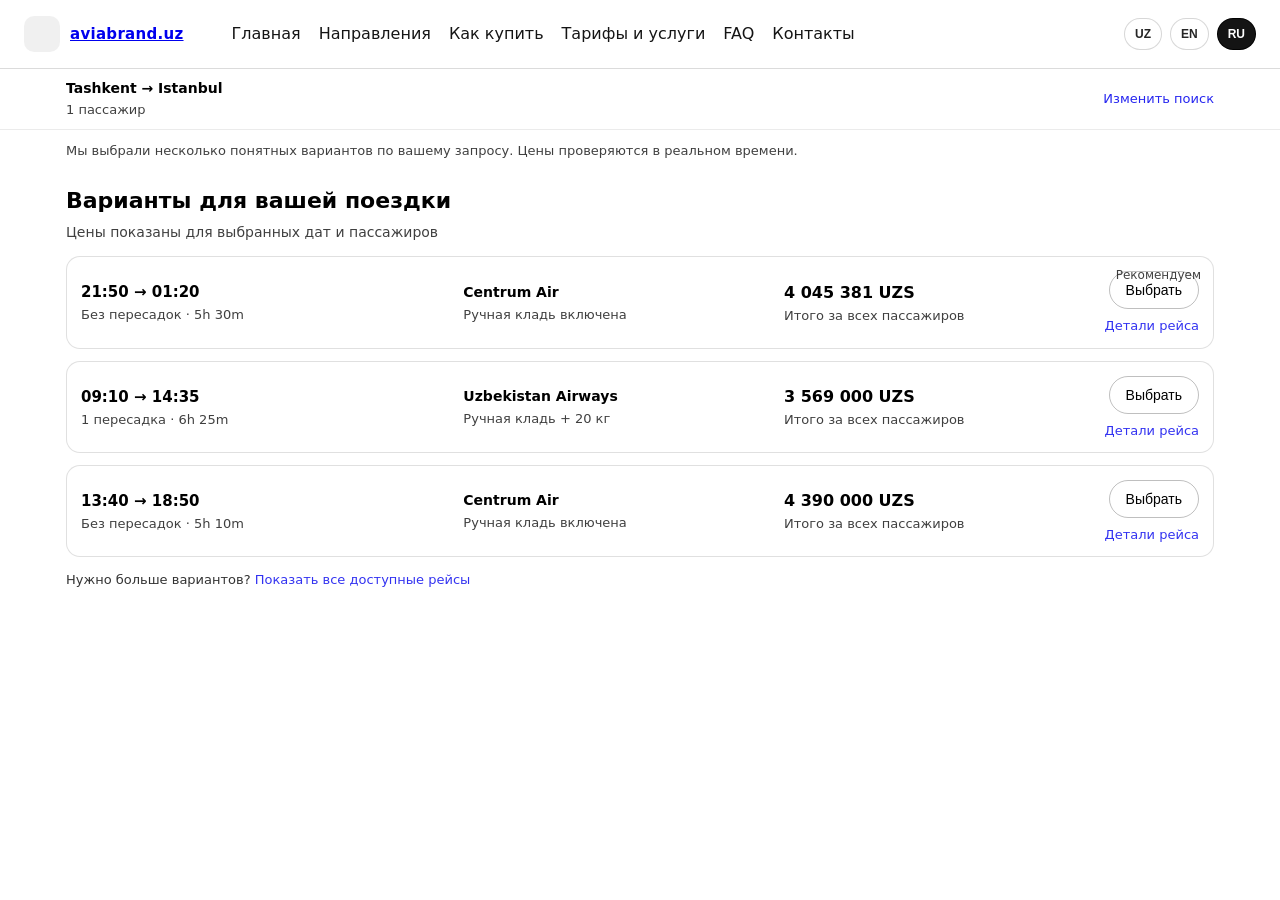
<file: results.html>
<!doctype html>
<html lang="ru">

<head>
  <meta charset="utf-8" />
  <meta name="viewport" content="width=device-width, initial-scale=1" />
  <link rel="stylesheet" href="assets/core/base.css">
  <title data-i18n="results_page_title">Результаты — Aviabrand</title>

  <!-- keep your existing form styles if you want consistent header/menu -->
  <link rel="stylesheet" href="assets/v3/booking-v3.css" />
  <link rel="stylesheet" href="assets/results/results.css" />

  <script src="assets/core/serialize.js"></script>
  <script src="assets/core/i18n.js"></script>
</head>

<body>

  <!-- HEADER: copy-paste from your Home (same markup/classes) -->
  <header class="bk3-topbar" role="banner">
    <a class="bk3-brand" href="index.html" aria-label="Brand">
      <div class="bk3-logoSlot" aria-hidden="true"></div>
      <div class="bk3-brandText">aviabrand.uz</div>
    </a>

    <nav class="bk3-nav" aria-label="Primary">
      <a href="index.html" class="bk3-navlink" data-i18n="nav_home">Главная</a>
      <a href="routes.html" class="bk3-navlink" data-i18n="nav_routes">Направления</a>
      <a href="how.html" class="bk3-navlink" data-i18n="nav_how">Как купить</a>
      <a href="fares.html" class="bk3-navlink" data-i18n="nav_fares">Тарифы и услуги</a>
      <a href="faq.html" class="bk3-navlink" data-i18n="nav_faq">FAQ</a>
      <a href="contacts.html" class="bk3-navlink" data-i18n="nav_contacts">Контакты</a>
    </nav>

    <button type="button" class="bk3-burger" aria-label="Menu" aria-expanded="false">☰</button>

    <div class="bk3-lang" data-i18n="aria_lang" data-i18n-attr="aria-label">
      <button type="button" class="bk3-langbtn" data-lang="uz">UZ</button>
      <button type="button" class="bk3-langbtn" data-lang="en">EN</button>
      <button type="button" class="bk3-langbtn" data-lang="ru">RU</button>
    </div>
  </header>

  <!-- Mobile menu overlay (same as Home) -->
  <div class="bk3-mmenu" hidden>
    <nav class="bk3-mmenu-nav" aria-label="Mobile">
      <div class="bk3-mmenu-head">
        <div class="bk3-mmenu-brand">
          <div class="bk3-mmenu-logo" aria-hidden="true"></div>
          <div class="bk3-mmenu-brandText">aviabrand.uz</div>
        </div>
        <button type="button" class="bk3-mmenu-close" aria-label="Close menu">×</button>
      </div>

      <a href="index.html" class="bk3-mmenu-link" data-i18n="nav_home">Главная</a>
      <a href="routes.html" class="bk3-mmenu-link" data-i18n="nav_routes">Направления</a>
      <a href="how.html" class="bk3-mmenu-link" data-i18n="nav_how">Как купить</a>
      <a href="fares.html" class="bk3-mmenu-link" data-i18n="nav_fares">Тарифы и услуги</a>
      <a href="faq.html" class="bk3-mmenu-link" data-i18n="nav_faq">FAQ</a>
      <a href="contacts.html" class="bk3-mmenu-link" data-i18n="nav_contacts">Контакты</a>
    </nav>
  </div>

  <main class="results" id="main">

    <!-- Sticky search summary -->
    <section class="rs-summary" aria-label="Search summary">
      <div class="rs-summary-inner">
        <div class="rs-trip">
          <div class="rs-route" id="rsRoute">Tashkent → Istanbul</div>
          <div class="rs-meta" id="rsMeta">31 Jan · 1 passenger</div>
        </div>

        <a class="rs-change" href="index.html" data-i18n="rs_change">Change search</a>
      </div>
    </section>

    <!-- Reassurance -->
    <section class="rs-note" aria-label="Info">
      <div class="rs-note-inner">
        <p class="rs-note-text" data-i18n="rs_note">
          We’ve selected a few clear options for your trip. Prices are checked live.
        </p>

      </div>
    </section>

    <!-- Main list -->
    <section class="rs-list" aria-label="Available options">
      <div class="rs-list-inner">
        <h1 class="rs-title" data-i18n="rs_title">Available options for your trip</h1>
        <p class="rs-sub" data-i18n="rs_sub">Prices shown for the selected dates and passengers</p>


        <!-- States -->
        <div class="rs-states">

          <!-- Loading -->
          <div id="rsLoading" class="rs-state rs-loading" hidden aria-live="polite">
            <div class="rs-skel">
              <div class="rs-skel-card"></div>
              <div class="rs-skel-card"></div>
              <div class="rs-skel-card"></div>
            </div>
            <p class="rs-state-text" data-i18n="rs_loading">
              Checking available flights…
            </p>
          </div>

          <!-- Empty -->
          <div id="rsEmpty" class="rs-state rs-empty" hidden>
            <h2 class="rs-state-title" data-i18n="rs_empty_title">
              No flights found for these dates
            </h2>
            <p class="rs-state-text" data-i18n="rs_empty_text">
              This can happen on some routes or dates. Try nearby dates.
            </p>

            <div class="rs-state-actions">
              <a href="index.html#main" class="rs-btn rs-btn-primary" data-i18n="rs_change_dates">
                Change dates
              </a>
              <a href="routes.html" class="rs-link" data-i18n="rs_change_route">
                Change route
              </a>
            </div>
          </div>

          <!-- Error -->
          <div id="rsError" class="rs-state rs-error" hidden>
            <h2 class="rs-state-title" data-i18n="rs_error_title">
              We couldn’t load flights right now
            </h2>
            <p class="rs-state-text" data-i18n="rs_error_text">
              Please try again or come back in a moment.
            </p>
            <div class="rs-state-actions">
              <button id="rsTryAgain" type="button" class="rs-btn rs-btn-primary" data-i18n="rs_try_again">
                Try again
              </button>

              <a href="index.html" class="rs-link" data-i18n="rs_back_home">
                Back to Home
              </a>
            </div>
          </div>

        </div>


        <div class="rs-cards" id="rsCards" hidden></div>


        <!-- Escape hatch -->
        <div class="rs-more" hidden>
          <span class="rs-more-text" data-i18n="rs_more_q">Looking for more options?</span>
          <a href="#" class="rs-more-link" data-i18n="rs_more_link">Show all available flights</a>
        </div>
      </div>
    </section>

  </main>

  <script src="assets/core/header.js" defer></script>
  <script src="assets/results/results.adapter.js" defer></script>
  <script src="assets/results/results.i18n.js" defer></script>
  <script src="assets/results/results.view.js" defer></script>
  <script src="assets/results/results.js" defer></script>


</body>

</html>
</file>
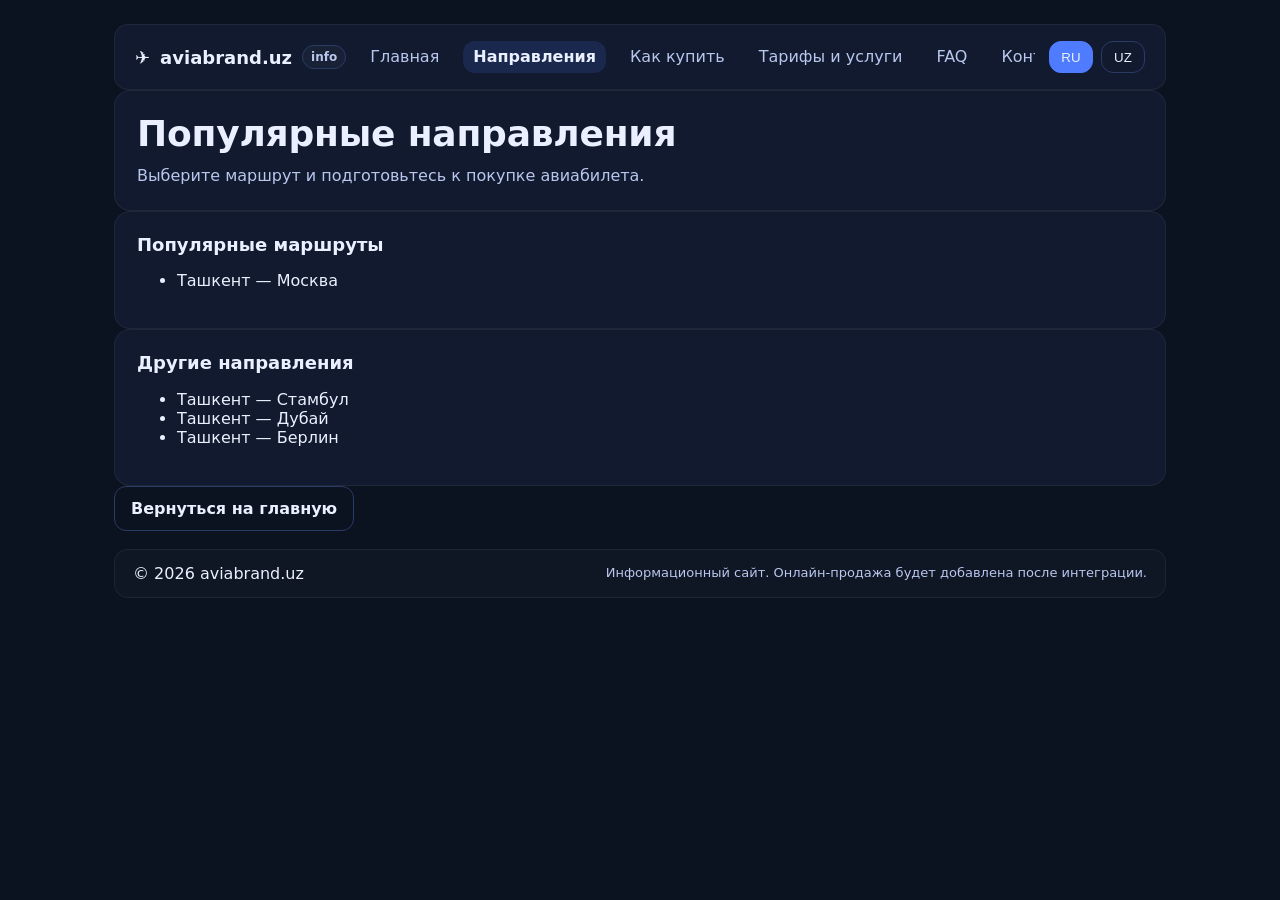
<file: routes.html>
<!DOCTYPE html>

<html lang="ru">
<head>
<meta charset="utf-8"/>
<meta content="width=device-width, initial-scale=1" name="viewport"/>
<title data-i18n="routes_page_title">Направления авиарейсов — Aviabrand</title>
<meta content="Популярные направления авиарейсов: советы и подготовка к покупке билетов." data-i18n-content="routes_meta_desc" name="description"/>
<link href="assets/style.css" rel="stylesheet"/>
</head>
<body>
<div class="container">
<header class="nav">
<div class="brand">
<span>✈️</span>
<span>aviabrand.uz</span>
<span class="badge">info</span>
</div>
<!-- важно: navlinks (без дефиса) -->
<nav class="navlinks">
<a data-i18n="nav_home" href="index.html">Главная</a>
<a data-i18n="nav_routes" href="routes.html" class="active">Направления</a>
<a data-i18n="nav_how" href="how-to-buy.html">Как купить</a>
<a data-i18n="nav_fares" href="fares.html">Тарифы и услуги</a>
<a data-i18n="nav_faq" href="faq.html">FAQ</a>
<a data-i18n="nav_contacts" href="contacts.html">Контакты</a>
</nav>
<div class="lang">
<button data-lang="ru" data-set-lang="ru" type="button">RU</button>
<button data-lang="uz" data-set-lang="uz" type="button">UZ</button>
</div>
</header>
<main>
<!-- HERO -->
<section class="card">
<h1 data-i18n="routes_h1">Популярные направления</h1>
<p class="lead" data-i18n="routes_lead">
          Выберите маршрут и подготовьтесь к покупке авиабилета.
        </p>
</section>
<!-- TOP ROUTES (static SEO pages) -->
<section class="card">
<h2 data-i18n="routes_top_h2">Популярные маршруты</h2>
<ul class="route-list">
<li>
<a data-i18n="route_tm" href="flights-tashkent-moscow.html">
              Ташкент — Москва
            </a>
</li>
</ul>
</section>
<!-- UNIVERSAL ROUTES -->
<section class="card">
<h2 data-i18n="routes_other_h2">Другие направления</h2>
<ul class="route-list">
<li>
<a data-i18n="route_ti" href="seo-route.html?from=Tashkent&amp;to=Istanbul">
              Ташкент — Стамбул
            </a>
</li>
<li>
<a data-i18n="route_td" href="seo-route.html?from=Tashkent&amp;to=Dubai">
              Ташкент — Дубай
            </a>
</li>
<li>
<a data-i18n="route_tb" href="seo-route.html?from=Tashkent&amp;to=Berlin">
              Ташкент — Берлин
            </a>
</li>
</ul>
</section>
<a class="btn secondary" data-i18n="btn_back_home" href="index.html">
        Вернуться на главную
      </a>
</main>
<footer class="footer">
<span>© 2026 aviabrand.uz</span>
<span class="small" data-i18n="footer_note">
        Ma’lumot sayti. Integratsiyadan so‘ng onlayn sotuv qo‘shiladi.
      </span>
</footer>
</div>
<script src="site.config.js"></script>
<script defer="" src="assets/script.js"></script>
</body>
</html>
</file>
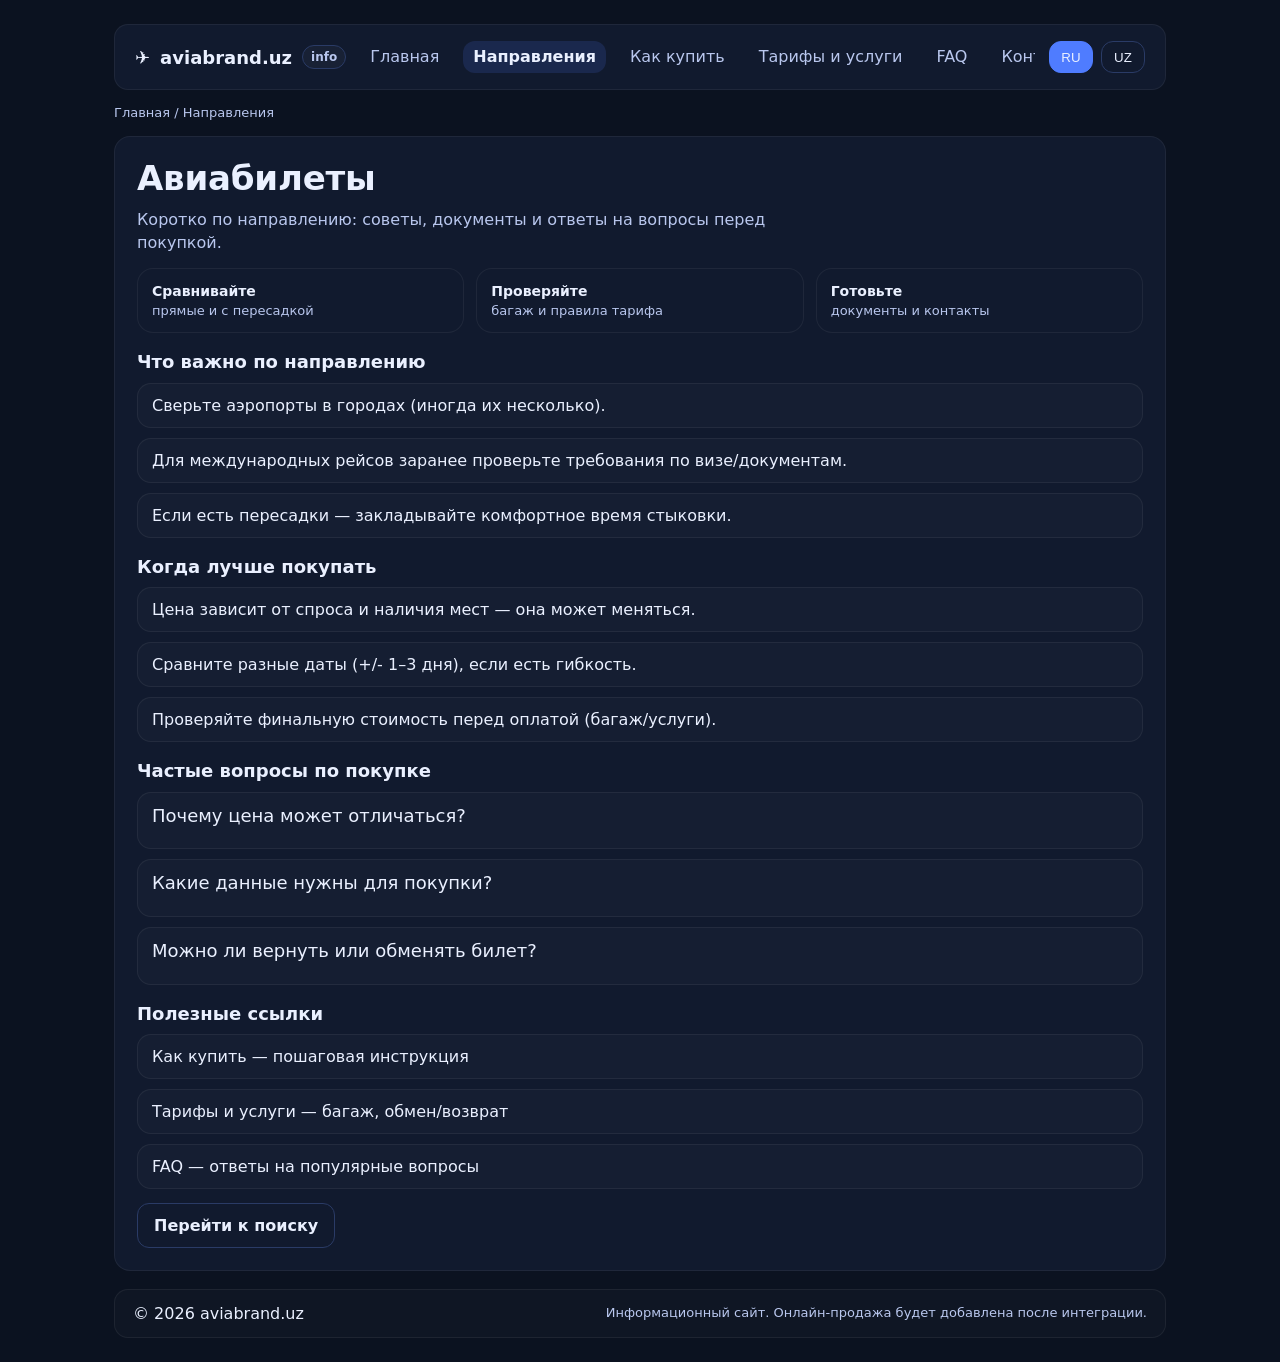
<file: seo-route.html>
<!DOCTYPE html>

<html lang="ru">
<head>
<meta charset="utf-8"/>
<meta content="width=device-width,initial-scale=1" name="viewport"/>
<!-- Title/description будут подставляться из JS -->
<title>Aviabrand.uz — Маршрут</title>
<meta content="Информация по направлению, советы, FAQ и подготовка к покупке." id="metaDesc" name="description"/>
<!-- Canonical (тоже обновим через JS) -->
<link href="seo-route.html" id="canonical" rel="canonical"/>
<link href="assets/style.css" rel="stylesheet"/>
<style>
  #seoRoutePart, #seoBcTail { display:none; }
</style>
</head>
<body data-page="seo-route">
<div class="container">
<header class="nav">
<div class="brand">
<span>✈️</span><span>aviabrand.uz</span><span class="badge">info</span>
</div>
<nav class="navlinks">
<a data-i18n="nav_home" href="index.html">Главная</a>
<a data-i18n="nav_routes" href="routes.html" class="active">Направления</a>
<a data-i18n="nav_how" href="how-to-buy.html">Как купить</a>
<a data-i18n="nav_fares" href="fares.html">Тарифы и услуги</a>
<a data-i18n="nav_faq" href="faq.html">FAQ</a>
<a data-i18n="nav_contacts" href="contacts.html">Контакты</a>
</nav>
<div class="lang">
<button data-lang="ru" data-set-lang="ru" type="button">RU</button>
<button data-lang="uz" data-set-lang="uz" type="button">UZ</button>
</div>
</header>
<!-- Breadcrumbs (SEO) -->
<div class="section" style="margin-top:14px">
<div class="small">
<a data-i18n="seo_bc_home" href="index.html">Главная</a>
<span> / </span>
<a data-i18n="seo_bc_routes" href="routes.html">Направления</a>
<span id="seoBcTail">
<span> / </span>
<span id="seoBcRoute">—</span>
</span>
</div>
</div>
<main class="card" style="margin-top:14px">
<div class="p">
<h1 class="h1" style="font-size:34px">
<span data-i18n="seo_h1_prefix">Авиабилеты</span>
<span id="seoRoutePart">
<span id="seoFrom">—</span> → <span id="seoTo">—</span>
</span>
</h1>
<p class="lead" data-i18n="seo_lead" id="seoLead">
          Короткая справка по направлению: советы, документы и ответы на вопросы перед покупкой.
        </p>
<div class="grid3" style="margin-top:14px">
<div class="card kpi">
<b data-i18n="seo_kpi1b">Сравнивайте</b>
<span data-i18n="seo_kpi1s">прямые и с пересадкой</span>
</div>
<div class="card kpi">
<b data-i18n="seo_kpi2b">Проверяйте</b>
<span data-i18n="seo_kpi2s">багаж и правила тарифа</span>
</div>
<div class="card kpi">
<b data-i18n="seo_kpi3b">Готовьте</b>
<span data-i18n="seo_kpi3s">документы и контакты</span>
</div>
</div>
<section class="section">
<h2 class="h2" data-i18n="seo_s1_title">Что важно по направлению</h2>
<div class="list">
<div class="item" data-i18n="seo_s1_1">Сверьте аэропорты в городах (иногда их несколько).</div>
<div class="item" data-i18n="seo_s1_2">Для международных рейсов заранее проверьте требования по визе/документам.</div>
<div class="item" data-i18n="seo_s1_3">Если есть пересадки — закладывайте комфортное время стыковки.</div>
</div>
</section>
<section class="section">
<h2 class="h2" data-i18n="seo_s2_title">Когда лучше покупать</h2>
<div class="list">
<div class="item" data-i18n="seo_s2_1">Цена зависит от спроса и наличия мест — она может меняться.</div>
<div class="item" data-i18n="seo_s2_2">Сравните разные даты (+/- 1–3 дня), если есть гибкость.</div>
<div class="item" data-i18n="seo_s2_3">Проверяйте финальную стоимость перед оплатой (багаж/услуги).</div>
</div>
</section>
<section class="section">
<h2 class="h2" data-i18n="seo_s3_title">Частые вопросы по покупке</h2>
<div class="list">
<details class="item">
<summary class="h2" data-i18n="seo_faq_q1">Почему цена может отличаться?</summary>
<div class="small" data-i18n="seo_faq_a1">
                Цена зависит от доступных мест, тарифа и правил авиакомпании. Перед оплатой цена обычно фиксируется.
              </div>
</details>
<details class="item">
<summary class="h2" data-i18n="seo_faq_q2">Какие данные нужны для покупки?</summary>
<div class="small" data-i18n="seo_faq_a2">
                Обычно нужны паспортные данные пассажиров и email/телефон покупателя.
              </div>
</details>
<details class="item">
<summary class="h2" data-i18n="seo_faq_q3">Можно ли вернуть или обменять билет?</summary>
<div class="small" data-i18n="seo_faq_a3">
                Зависит от тарифа. Смотрите раздел «Тарифы и услуги» — там объясняем логику условий.
              </div>
</details>
</div>
</section>
<section class="section">
<h2 class="h2" data-i18n="seo_s4_title">Полезные ссылки</h2>
<div class="list">
<a class="item" data-i18n="seo_link1" href="how-to-buy.html">Как купить — пошаговая инструкция</a>
<a class="item" data-i18n="seo_link2" href="fares.html">Тарифы и услуги — багаж, обмен/возврат</a>
<a class="item" data-i18n="seo_link3" href="faq.html">FAQ — ответы на популярные вопросы</a>
</div>
</section>
<a class="btn secondary" data-i18n="seo_btn_search" href="index.html" id="seoGoSearch" style="margin-top:14px;display:inline-flex">
          Перейти к поиску
        </a>
</div>
</main>
<footer class="footer">
<div>© <span id="y"></span> aviabrand.uz</div>
<div class="small" data-i18n="footer_note">Информационный сайт. Онлайн-продажа будет добавлена после интеграции.</div>
</footer>
</div>
<script>document.getElementById('y').textContent = new Date().getFullYear();</script>
<script src="site.config.js"></script>
<script defer="" src="assets/script.js"></script>
<!-- JSON-LD (минимальный, обновится через JS) -->
<script id="seoJsonLd" type="application/ld+json">
  {
    "@context":"https://schema.org",
    "@type":"WebPage",
    "name":"Aviabrand Route",
    "description":"Route info",
    "breadcrumb":{
      "@type":"BreadcrumbList",
      "itemListElement":[
        {"@type":"ListItem","position":1,"name":"Home","item":"index.html"},
        {"@type":"ListItem","position":2,"name":"Routes","item":"seo-route.html"}
      ]
    }
  }
  </script>
</body>
</html>
</file>
<file: assets/core/base.css>
/* Aviabrand core/base.css
   Minimal shared foundation (layout/typography). Keep this lightweight.
   V3 form styles live in assets/v3/booking-v3.css (frozen).
*/

:root{
  color-scheme: light;
}

*{box-sizing:border-box;}
html,body{height:100%;}
body{margin:0;font-family:system-ui,-apple-system,Segoe UI,Roboto,Arial,sans-serif;line-height:1.4;}
img,svg{max-width:100%;height:auto;}

.container{max-width:1100px;margin:0 auto;padding:24px;}

/* Basic button helper (optional) */
.btn{display:inline-flex;align-items:center;justify-content:center;padding:12px 16px;border-radius:12px;text-decoration:none;border:1px solid rgba(0,0,0,.15);} 
.btn.secondary{background:transparent;}
.bk3-langbtn.is-active {
  background: #111;
  color: #fff;
  border-color: #111;
}
</file>
<file: assets/booking/booking.css>
/* assets/booking/booking.css
   Placeholder for future booking flow page (post-results).
*/
</file>
<file: assets/v3/booking-v3.css>
/* 
  booking-v3.css
  CLEAN VERSION
  date: 2026-01-23
  reason: baseline alignment + css deduplication
  previous version: booking-v3-old.css
*/
/* ===== BK3 CLEAN (single source, no duplicates) ===== */
:root{
  --bk3-bg:#fff;
  --bk3-text:rgba(0,0,0,.92);
  --bk3-muted:rgba(0,0,0,.70);

  --bk3-border:rgba(0,0,0,.14);
  --bk3-border-strong:rgba(0,0,0,.18);
  --bk3-border-hover:rgba(0,0,0,.22);

  --bk3-ring:rgba(0,0,0,.12);

  --bk3-danger:#d33;
  --bk3-danger-border:rgba(211,51,51,.70);

  --bk3-r-pill:14px;
  --bk3-r-in:10px;

  --bk3-gap:12px;
  --bk3-h-ctl:40px;

  --bk3-h-label:18px; /* fixed */
  --bk3-h-aux:16px;   /* fixed */

  --bk3-sh-soft:0 6px 18px rgba(0,0,0,.06);
  --bk3-sh-focus:0 10px 26px rgba(0,0,0,.10);
  --bk3-sh-pop:0 14px 40px rgba(0,0,0,.14);
}

/* ===== Desktop header ===== */
.bk3-topbar{
  display:flex;
  align-items:center;
  gap:24px;
  padding:16px 24px;
  border-bottom:1px solid var(--bk3-border);
  background:var(--bk3-bg);
}

.bk3-brand{
  display:flex;
  align-items:center;
  gap:10px;
  font-weight:800;
}

.bk3-logoSlot{
  width:36px;
  height:36px;
  border-radius:10px;
  background:rgba(0,0,0,.06);
}

.bk3-brandText{
  font-weight:800;
  letter-spacing:.3px;
  font-size:15px;
}

.bk3-nav{
  display:flex;
  gap:18px;
  margin-left:24px;
}

.bk3-navlink{
  text-decoration:none;
  font-weight:500;
  color:var(--bk3-text);
}

.bk3-navlink:hover{
  text-decoration:underline;
}

/* Language switcher (in header) */
.bk3-topbar .bk3-lang{
  margin-left:auto;
  display:flex;
  gap:8px;
  margin-bottom:0;
}


/* ===== Row layout ===== */
.bk3-row{
  display:flex;
  flex-wrap:wrap;
  gap:var(--bk3-gap);
  align-items: flex-start; /* baseline by pills */
}

/* Flex sizing of pills */
.bk3-pill{ flex:1 1 180px; min-width:180px; }
.bk3-dates{ flex: 3 1 380px; min-width: 380px; }
.bk3-submit{ flex:1 1 180px; min-width:180px; }
/*.bk3-submit{ flex:0 0 140px; min-width:140px; }*/

.bk3-swap{ flex:0 0 auto; }

/* ===== Pill container (grid rows) ===== */
.bk3-pill{
  position:relative;
  display:grid;
  grid-template-rows: var(--bk3-h-label) var(--bk3-h-ctl) var(--bk3-h-aux);
  row-gap:8px;
  padding:12px 14px;
  border:1px solid var(--bk3-border);
  border-radius:var(--bk3-r-pill);
  background:var(--bk3-bg);
  box-shadow:0 1px 0 rgba(0,0,0,.02);
  transition: box-shadow .15s ease, border-color .15s ease, transform .05s ease;
}
@media (hover:hover) and (pointer:fine){
.bk3-pill:hover{ border-color:var(--bk3-border-hover); box-shadow:var(--bk3-sh-soft); }
}
.bk3-pill:focus-within{ border-color:rgba(0,0,0,.32); box-shadow:var(--bk3-sh-focus); }

/* Label row */
.bk3-label{
  grid-row:1;
  min-height:var(--bk3-h-label);
  display:flex;
  align-items:center;
  font-size:12px;
  opacity:.70;
  letter-spacing:.2px;
}

/* Main controls row */
.bk3-pill input,
.bk3-paxbtn{
  grid-row:2;
  height:var(--bk3-h-ctl);
  width:100%;
  border:1px solid var(--bk3-border-strong);
  border-radius:var(--bk3-r-in);
  background:var(--bk3-bg);
  color:var(--bk3-text);
  outline:none;
  box-sizing:border-box;
  padding:0 12px;
  line-height:calc(var(--bk3-h-ctl) - 2px);
}


/* Disabled inputs must look disabled (OW => return date) */
.bk3-pill input:disabled{
  opacity:.55;
  color:var(--bk3-muted);
  background:rgba(0,0,0,.03);
  cursor:not-allowed;
}


/* flatpickr/readonly sometimes injects padding:1px – normalize date inputs */
.bk3-date > input{
  padding:0 12px;
  box-sizing:border-box;
}
/* RT visual step: highlight the active date owner (date1/date2) */
.bk3-date.is-owner > input{
  border-color: rgba(0,0,0,.32);
  box-shadow: 0 0 0 3px var(--bk3-ring);
}

/* Focus ring */
.bk3-pill input:focus,
.bk3-paxbtn:focus,
.bk3-submitbtn:focus,
.bk3-oneway:focus,
.bk3-swap:focus{
  outline:none;
  box-shadow:0 0 0 3px var(--bk3-ring);
  border-color:rgba(0,0,0,.28);
}

/* Error row (reserved, no jumping) */
.bk3-error{
  grid-row:3;
  min-height:var(--bk3-h-aux);

  display: flex;
  align-items: center;
  
  margin:0;
  font-size:12px;
  line-height:1.2;
  color:var(--bk3-danger);
}
.bk3-error[hidden]{ display:block; visibility:hidden; }

.bk3-pill.is-error{
  border-color:var(--bk3-danger-border);
  background:rgba(211,51,51,.04);
}

/* ===== Dates pill (3 rows: label | controls | one-way +  error) ===== */
.bk3-dates{
  display:grid;
  grid-template-rows: var(--bk3-h-label) var(--bk3-h-ctl) var(--bk3-h-aux);
  grid-template-columns: 1fr auto 1fr; /* left(error) | center(OW) | right spacer */
}

/* Dates: label row (matches normal pill rhythm) */
.bk3-dates-labels{
  grid-row: 1;
  grid-column: 1 / -1;
  display:grid;
  grid-template-columns: 1fr 1fr; /* match dates columns */
  align-items:center;
  column-gap:10px;
}




/* Dates controls baseline: force the 2 inputs to sit on the same control row */
.bk3-dates-grid{
  grid-row: 2;
  grid-column: 1 / -1;   /* ✅ important: full width for 2 date inputs */
  height: 100%;
  width: 100%;
  display:flex;
  gap:10px;
    align-items:stretch;
}

/* Dates: inputs are wrapped in .bk3-date, so flex must be on the wrapper */
.bk3-dates-grid > .bk3-date{
  flex: 1 1 0;
  min-width: 0;
}

.bk3-dates-grid > .bk3-date > input{
  width:100%;
}




.bk3-oneway{
  grid-row: 3;
  grid-column: 2;
  justify-self: center;
  align-self: center;
  height: 22px;          /* smaller helper */
  padding: 0 10px;
  border-radius: 999px;
  font-size: 12px;
  line-height: 22px;
  border: 1px solid var(--bk3-border-strong);
  background: var(--bk3-bg);
}


/* Dates aux-row: keep error left, OW centered */
.bk3-dates .bk3-error{
  grid-row: 3;
  grid-column: 1;
  justify-self: start;
  align-self: center;
  width: auto;
  text-align: left;
}


/* ===== PAX & submit buttons ===== */
.bk3-paxbtn{ padding:0 12px; cursor:pointer; }
.bk3-submitbtn{
  grid-row:2;
  height:var(--bk3-h-ctl);
  width:100%;
  line-height:calc(var(--bk3-h-ctl) - 2px);

  padding:0 12px;
  cursor:pointer;
  background:rgba(0,0,0,.92);
  color:#fff;
  border:1px solid rgba(0,0,0,.92);
  border-radius:var(--bk3-r-in);
  font-weight:600;
}

@media (hover:hover) and (pointer:fine){
  .bk3-submitbtn:hover{ transform:translateY(-1px); }
}
.bk3-submitbtn:active{ transform:translateY(0); }

/* ===== Swap ===== */
.bk3-swap{
  align-self:center;
  height:44px;
  min-width:44px;
  width:44px;
  border-radius:999px;
  border:1px solid var(--bk3-border-strong);
  background:var(--bk3-bg);
  cursor:pointer;
  line-height:1;
  font-size:18px;
  display:inline-flex;
  align-items:center;
  justify-content:center;
}

/* ===== Popups (list/pax/calendar) ===== */
.bk3-list,
.bk3-cal,
.bk3-pax{
  border:1px solid var(--bk3-border);
  border-radius:14px;
  background:var(--bk3-bg);
  box-shadow:var(--bk3-sh-pop);

}
/* PAX popup: real dropdown card */
.bk3-pax{
  position:absolute;
  top:calc(100% + 10px);
  left:0;
  right:0;
  z-index:70;
  padding:12px;
  }

  /* paxValue is a hidden serializer field (must never be visible) */
#paxValue{
  position:absolute;
  left:-9999px;
  width:1px;
  height:1px;
  opacity:0;
  pointer-events:none;
}

/* ===== Calendar popup: visual isolation & spacing ===== */
.bk3-cal{
  position:fixed;
  left:0;
  top:0;
  transform:none;
  z-index:80;
}

/* Flatpickr mount input must be hidden (ISO value) */
.bk3-cal-input{
  position:absolute;
  left:-9999px;
  width:1px;
  height:1px;
  opacity:0;
  pointer-events:none;
}


.bk3-list{
  position:absolute;
  top:calc(100% + 10px);
  left:0; right:0;
  margin:0;
  padding:6px;
  list-style:none;
  z-index:60;
  max-height:260px;
  overflow:auto;
}
.bk3-option{
  display:flex;
  justify-content:space-between;
  gap:10px;
  padding:10px;
  border-radius:12px;
  cursor:pointer;
}
@media (hover:hover) and (pointer:fine){
  .bk3-option:hover{ background:rgba(0,0,0,.06); }
}
.bk3-option[aria-selected="true"]{ background:rgba(0,0,0,.10); }
.bk3-option-code{ opacity:.7; font-size:12px; white-space:nowrap; }

/* ===== Responsive ===== */
@media (max-width:1024px){
  .bk3-submit{ flex:1 1 180px; min-width:180px; }
}

@media (max-width:640px){
  .bk3-row{ gap:10px; }
  :root{
  --bk3-gap:10px;
  --bk3-h-ctl:38px;
}
.bk3-pill{ padding:10px 12px; row-gap:6px; }
.bk3-label{ font-size:11px; }

  .bk3-pill, .bk3-dates, .bk3-submit{ flex:1 1 100%; min-width:0; }
  .bk3-dates{ min-width:0; }
.bk3-swap{
  width:44px;
  min-width:44px;
  height:44px;
  align-self:center;
}

.bk3-dates-grid{
  flex-direction:row;
  gap:0;
  align-items:center;
}

.bk3-dates-grid > .bk3-date{ flex:1 1 0; }

.bk3-dates-grid > .bk3-date:first-child > input{
  border-top-right-radius:0;
  border-bottom-right-radius:0;
}
.bk3-dates-grid > .bk3-date:last-child > input{
  border-top-left-radius:0;
  border-bottom-left-radius:0;
  border-left:0;
}

/* OW chip stays small and below fields */
.bk3-oneway{
  height:20px;
  line-height:20px;
  padding:0 10px;
  font-size:11px;
  margin:8px auto 0;
}

/* Error below (mobile) */
.bk3-dates .bk3-error{
  margin-top:6px;
}

      /* Mobile calendar: fullscreen modal */
  .bk3-cal{
    position:fixed;
    left:0 !important;
    top:0 !important;
    width:100vw;
    height:100vh;
    max-height:none;
    overflow:auto;
    border-radius:0;
    padding:12px;
    box-sizing:border-box;
    z-index:999;
  }
  /* Mobile: show custom calendar UI, hide flatpickr UI */
  #calMobile{ display:block; }
  .bk3-cal .flatpickr-calendar{ display:none !important; }

  /* Mobile calendar layout */
  .bk3-mcal{ display:block; }

  .bk3-mcal-tabs{
    display:grid;
    grid-template-columns: 1fr 1fr;
    gap:10px;
    margin:12px 0 10px;
  }
  .bk3-mcal-tab{
    height:44px;
    border:1px solid var(--bk3-border);
    border-radius:12px;
    background:var(--bk3-bg);
    display:flex;
    align-items:center;
    justify-content:center;
    font-weight:600;
    cursor:pointer;
  }
  .bk3-mcal-tab.is-active{
    border-color:#0b63ff;
    box-shadow:0 0 0 3px rgba(11,99,255,.12);
  }

  .bk3-mcal-weekdays{
    display:grid;
    grid-template-columns: repeat(7, 1fr);
    gap:6px;
    font-size:12px;
    font-weight:600;
    opacity:.85;
    margin:8px 0 10px;
  }
  .bk3-mcal-weekdays > div{
    text-align:center;
  }

  .bk3-mcal-months{
    display:flex;
    flex-direction:column;
    gap:12px;
    padding-bottom:12px;
  }

  .bk3-mcal-month{
    border:1px solid rgba(11,99,255,.25);
    border-radius:14px;
    padding:12px;
    background:var(--bk3-bg);
  }
  .bk3-mcal-month-title{
    font-size:20px;
    font-weight:800;
    margin:2px 0 10px;
  }

  .bk3-mcal-grid{
    display:grid;
    grid-template-columns: repeat(7, 1fr);
    gap:6px;
  }
  .bk3-mcal-day{
    height:40px;
    border-radius:12px;
    display:flex;
    align-items:center;
    justify-content:center;
    font-size:14px;
    user-select:none;
  }
  .bk3-mcal-day.is-dim{ opacity:.25; }
  .bk3-mcal-day.is-disabled{ opacity:.18; pointer-events:none; }
  .bk3-mcal-day.is-selected{
    outline:2px solid #0b63ff;
    outline-offset:-2px;
    font-weight:800;
  }
  .bk3-mcal-day.is-inrange{
    background:rgba(11,99,255,.10);
  }
    /* Mobile calendar header polish */
  .bk3-cal-head{
    display:flex;
    align-items:center;
    justify-content:center;
    position:sticky;
    top:0;
    background:var(--bk3-bg);
    padding:10px 0 12px;
    z-index:2;
  }

  .bk3-cal-title{
    font-weight:800;
    font-size:18px;
  }

  .bk3-cal-close{
    position:absolute;
    right:12px;
    top:8px;
    width:40px;
    height:40px;
    border-radius:999px;
    border:1px solid rgba(0,0,0,.10);
    background:var(--bk3-bg);
    display:flex;
    align-items:center;
    justify-content:center;
    font-size:22px;
    line-height:1;
    cursor:pointer;
  }


  /* Flatpickr: stack months vertically (like screenshot3) */
  .bk3-cal .flatpickr-innerContainer{
    display:flex;
    flex-direction:column;
  }
  .bk3-cal .flatpickr-rContainer{
    display:flex;
    flex-direction:column;
  }
  .bk3-cal .flatpickr-days{
    display:block;
    width:100%;
  }
  .bk3-cal .dayContainer{
    width:100% !important;
    min-width:100% !important;
    max-width:100% !important;
  }

  /* Mobile: make flatpickr fill fullscreen width */
.bk3-cal .flatpickr-calendar{
  width:100% !important;
  max-width:none !important;
  box-sizing:border-box;
  margin:0 auto;
}
.bk3-cal .flatpickr-months,
.bk3-cal .flatpickr-weekdays,
.bk3-cal .flatpickr-days{
  width:100% !important;
}
  /* Mobile: hide swap button */
  .bk3-swap{
    display:none !important;
  }
  /* ===== Topbar mobile ===== */
  .bk3-topbar{
    padding:10px 0 12px;
    gap:10px;
  }

  .bk3-nav{
    display:none;
  }

  .bk3-logoSlot{
    width:28px;
    height:28px;
    border-radius:8px;
  }

  .bk3-brandText{
    font-size:14px;
  }
    /* ===== Mobile burger & menu overlay ===== */

  .bk3-burger{
    display:inline-flex;
    align-items:center;
    justify-content:center;
    width:40px;
    height:40px;
    border-radius:10px;
    border:1px solid var(--bk3-border);
    background:var(--bk3-bg);
    font-size:18px;
    line-height:1;
    cursor:pointer;
  }

  /* hide desktop nav on mobile (already done, just ensure) */
  .bk3-nav{ display:none; }

  .bk3-mmenu{
    position:fixed;
    inset:0;
    background:rgba(0,0,0,.35);
    z-index:1000;
  }

  .bk3-mmenu-nav{
    position:absolute;
    top:0;
    right:0;
    width:78%;
    max-width:320px;
    height:100%;
    background:var(--bk3-bg);
    padding:18px 16px;
    display:flex;
    flex-direction:column;
    gap:14px;
    box-shadow:-8px 0 24px rgba(0,0,0,.18);
  }

  .bk3-mmenu-link{
    text-decoration:none;
    color:inherit;
    font-weight:700;
    font-size:16px;
    padding:10px 6px;
    border-radius:8px;
  }

  .bk3-mmenu-link:hover{
    background:rgba(0,0,0,.05);
  }
  
  /* Mobile menu backdrop (dark overlay) */
  .bk3-mmenu{
  position:fixed;
  inset:0;
  z-index:1000;
  background:rgba(0,0,0,.45);
}



.bk3-mmenu-nav{
  position:absolute;
  top:0;
  right:0;
  height:100%;
  z-index:1001;
  background: var(--bk3-bg) !important;
}
  /* ===== Mobile menu header layout ===== */
  .bk3-mmenu-head{
    display:flex;
    align-items:center;
    justify-content:space-between;
    gap:12px;
    padding:12px 10px 14px;
    border-bottom:1px solid var(--bk3-border);
    margin:-18px -16px 12px; /* compensate nav padding */
    background:var(--bk3-bg);
  }

  .bk3-mmenu-brand{
    display:flex;
    align-items:center;
    gap:10px;
    min-width:0;
  }

  .bk3-mmenu-logo{
    width:32px;
    height:32px;
    border-radius:10px;
    background:rgba(0,0,0,.06);
    flex:0 0 auto;
  }

  .bk3-mmenu-brandText{
    font-weight:800;
    white-space:nowrap;
    overflow:hidden;
    text-overflow:ellipsis;
  }

  .bk3-mmenu-close{
    width:36px;
    height:36px;
    border-radius:10px;
    border:1px solid var(--bk3-border);
    background:var(--bk3-bg);
    display:flex;
    align-items:center;
    justify-content:center;
    font-size:20px;
    line-height:1;
    cursor:pointer;
    flex:0 0 auto;
  }


}


/* ===== Language switcher ===== */
.bk3-langbtn{
  height:32px; padding:0 10px;
  border-radius:999px;
  border:1px solid var(--bk3-border-strong);
  background:var(--bk3-bg);
  cursor:pointer;
  font-weight:600;
  font-size:12px;
  opacity:.85;
}
.bk3-langbtn.is-active{
  background:rgba(0,0,0,.92);
  color:#fff;
  border-color:rgba(0,0,0,.92);
  opacity:1;
}
/* ===============================
   Burger: mobile only
   =============================== */
.bk3-burger{
  display: none;
}

@media (max-width: 640px){
  .bk3-burger{
    display: inline-flex;
  }
}
/* =========================
   Home (Hero shell)
   ========================= */

.home { width: 100%; }

.hero {
  padding: 36px 16px 18px;
}

.hero-inner {
  max-width: 980px;
  margin: 0 auto;
  display: grid;
  grid-template-columns: 1fr;
  gap: 12px;
  align-items: start;
}


.hero-copy {
  padding: 8px 0;
}

.hero-title {
  margin: 0 0 6px;     /* было 10px */
  font-size: 28px;    /* было 40px */
  line-height: 1.15;  /* можно чуть спокойнее */
  letter-spacing: -0.02em;
}


.hero-sub {
  margin: 0 0 14px;
  font-size: 16px;
  line-height: 1.55;
  opacity: 0.88;
  max-width: 54ch;
}

.hero-badges {
  margin: 0;
  padding: 0;
  list-style: none;
  display: flex;
  flex-wrap: wrap;
  gap: 10px;
}

.hero-badge {
  display: inline-flex;
  align-items: center;
  padding: 8px 10px;
  border: 1px solid rgba(0,0,0,.12);
  border-radius: 999px;
  font-size: 13px;
  line-height: 1;
  opacity: 0.92;
}

.hero-form {
  /* keep your existing form look, just place it nicely */
}

/* Make form width behave nicely in hero */
.hero-form .bk3 {
  width: 100%;
}
.hero-form{
  max-width: 760px;
  margin: 0 auto;
}

.hero-form .bk3{
  padding: 14px;
  border-radius: 18px;
  background: rgba(0,0,0,0.02);
  box-shadow: 0 10px 30px rgba(0,0,0,0.06);
}

/* Responsive */
@media (max-width: 980px) {
  .hero-inner {
    grid-template-columns: 1fr;
  }
  .hero-title { font-size: 34px; }
}

@media (max-width: 560px) {
  .hero { padding: 18px 12px 12px; }
  .hero-title { font-size: 30px; }
}
.hero-copy-center{
  text-align: left;
  max-width: 760px;
  margin: 0 auto;
}


.hero-micro {
  margin: 6px 0 0;
  font-size: 13px;
  opacity: 0.7;
}
/* =========================
   Popular routes (hint)
   ========================= */

.routes-hint {
  padding: 28px 16px;
}

.routes-inner {
  max-width: 1180px;
  margin: 0 auto;
}

.routes-title {
  margin: 0 0 6px;
  font-size: 22px;
  font-weight: 600;
}

.routes-sub {
  margin: 0 0 16px;
  font-size: 14px;
  opacity: 0.75;
}

.routes-grid {
  display: grid;
  grid-template-columns: repeat(4, 1fr);
  gap: 12px;
}

.route-card {
  display: block;
  padding: 14px 16px;
  border: 1px solid rgba(0,0,0,.12);
  border-radius: 12px;
  text-decoration: none;
  color: inherit;
  transition: border-color .15s ease, transform .15s ease;
}

.route-card:hover {
  border-color: rgba(0,0,0,.25);
  transform: translateY(-1px);
}

.route-main {
  font-size: 14px;
  font-weight: 500;
}

.routes-more {
  margin-top: 12px;
}

.routes-link {
  font-size: 14px;
  text-decoration: none;
  opacity: 0.8;
}

.routes-link:hover {
  opacity: 1;
}

/* Responsive */
@media (max-width: 900px) {
  .routes-grid {
    grid-template-columns: repeat(2, 1fr);
  }
}

@media (max-width: 480px) {
  .routes-grid {
    grid-template-columns: 1fr;
  }
}
/* =========================
   How it works (3 steps)
   ========================= */

.how-works {
  padding: 28px 16px;
}

.how-inner {
  max-width: 1180px;
  margin: 0 auto;
}

.how-title {
  margin: 0 0 16px;
  font-size: 22px;
  font-weight: 600;
}

.how-steps {
  display: grid;
  grid-template-columns: repeat(3, 1fr);
  gap: 16px;
}

.how-step {
  padding: 16px;
  border: 1px solid rgba(0,0,0,.12);
  border-radius: 14px;
  display: flex;
  gap: 12px;
  align-items: flex-start;
}

.how-num {
  width: 28px;
  height: 28px;
  border-radius: 50%;
  border: 1px solid rgba(0,0,0,.25);
  display: inline-flex;
  align-items: center;
  justify-content: center;
  font-size: 13px;
  font-weight: 600;
  flex-shrink: 0;
}

.how-text {
  font-size: 14px;
  line-height: 1.45;
}

/* Responsive */
@media (max-width: 900px) {
  .how-steps {
    grid-template-columns: 1fr;
  }
}
/* =========================
   FAQ preview
   ========================= */

.faq-preview { padding: 28px 16px; }
.faq-inner { max-width: 1180px; margin: 0 auto; }

.faq-title { margin: 0 0 6px; font-size: 22px; font-weight: 600; }
.faq-sub { margin: 0 0 14px; font-size: 14px; opacity: 0.75; }

.faq-list { display: grid; gap: 10px; }

.faq-item {
  border: 1px solid rgba(0,0,0,.12);
  border-radius: 14px;
  padding: 10px 12px;
}

.faq-q {
  cursor: pointer;
  font-size: 14px;
  font-weight: 600;
  list-style: none;
}

.faq-q::-webkit-details-marker { display: none; }

.faq-a {
  margin-top: 8px;
  font-size: 14px;
  line-height: 1.5;
  opacity: 0.86;
}

.faq-more { margin-top: 12px; }
.faq-link { font-size: 14px; text-decoration: none; opacity: 0.8; }
.faq-link:hover { opacity: 1; }
/* =========================
   Contacts CTA
   ========================= */

.contacts-cta {
  padding: 32px 16px 40px;
  background: rgba(0,0,0,.02);
}

.contacts-inner {
  max-width: 780px;
  margin: 0 auto;
  text-align: center;
}

.contacts-title {
  margin: 0 0 6px;
  font-size: 22px;
  font-weight: 600;
}

.contacts-sub {
  margin: 0 0 14px;
  font-size: 14px;
  opacity: 0.75;
}

.cta-btn {
  display: inline-block;
  padding: 10px 18px;
  border-radius: 999px;
  border: 1px solid rgba(0,0,0,.25);
  text-decoration: none;
  font-size: 14px;
  color: inherit;
}

.cta-btn:hover {
  background: rgba(0,0,0,.04);
}
</file>
<file: assets/style.css>
/* =========================================================
   GLOBAL RESET / VARIABLES
========================================================= */
*, *::before, *::after { box-sizing: border-box; }

:root{
  --bg:#0b1220;
  --card:#111a2e;
  --border:#2a3b66;
  --text:#eaf0ff;
  --muted:#b9c7ee;
  --accent:#4f7cff;
}

html, body{ margin:0; padding:0; }

body{
  font-family: system-ui, -apple-system, Segoe UI, Roboto, Arial, sans-serif;
  background:var(--bg);
  color:var(--text);
}

a{ color:inherit; text-decoration:none; }
a:hover{ text-decoration:underline; }

/* =========================================================
   LAYOUT
========================================================= */
.container{
  max-width:1100px;
  margin:0 auto;
  padding:24px;
}

.card{
  background:var(--card);
  border:1px solid rgba(255,255,255,.06);
  border-radius:16px;
  padding:22px;
}

.section{ margin-top:18px; }

/* =========================================================
   HEADER / NAV (single source of truth) — OLD GOOD BEHAVIOR
   flex + nav scroll when not enough space
========================================================= */
header.nav{
  display:flex;
  justify-content:space-between;
  align-items:center;
  gap:14px;

  padding:16px 20px;
  border-radius:14px;
  background:var(--card);
  border:1px solid rgba(255,255,255,.06);

  flex-wrap:nowrap; /* do not wrap header */
}

/* brand */
header.nav .brand{
  display:flex;
  align-items:center;
  gap:10px;
  font-weight:700;
  font-size:18px;
  white-space:nowrap;
}

/* badge */
header.nav .badge{
  font-size:12px;
  font-weight:700;
  padding:4px 8px;
  border-radius:999px;
  border:1px solid var(--border);
  color:var(--muted);
  background:rgba(255,255,255,.03);
}

/* nav links: one row + scroll (works best for UZ) */
header.nav .navlinks,
header.nav .nav-links,
header.nav nav{
  display:flex;
  gap:14px;
  align-items:center;

  flex-wrap:nowrap;
  white-space:nowrap;

  overflow-x:auto;
  -webkit-overflow-scrolling:touch;
  scrollbar-width:none;
  max-width:100%;
}
header.nav .navlinks::-webkit-scrollbar,
header.nav .nav-links::-webkit-scrollbar,
header.nav nav::-webkit-scrollbar{ height:0; }

/* links (height 32 like your reference) */
header.nav .navlinks a,
header.nav .nav-links a,
header.nav nav a{
  height:32px;
  line-height:32px;
  padding:0 10px;
  border-radius:10px;
  color:var(--muted);
  display:inline-flex;
  align-items:center;
}
header.nav .navlinks a:hover,
header.nav .nav-links a:hover,
header.nav nav a:hover{
  background:rgba(255,255,255,.04);
  color:var(--text);
  text-decoration:none;
}

/* language buttons right */
header.nav .lang{
  display:flex;
  gap:8px;
  align-items:center;
  margin-left:auto;
  white-space:nowrap;
}

header.nav .lang button{
  min-width:44px;
  height:32px;          /* match links */
  line-height:32px;
  padding:0 10px;
  border-radius:12px;
  border:1px solid var(--border);
  background:none;
  color:var(--text);
  cursor:pointer;
}
header.nav .lang button.active{
  background:var(--accent);
  border-color:var(--accent);
}

/* small tuning so UZ texts fit better */
@media (max-width:1100px){
  header.nav{ gap:12px; padding:14px 16px; }
  header.nav .navlinks,
  header.nav .nav-links,
  header.nav nav{ gap:12px; }
  header.nav .navlinks a,
  header.nav .nav-links a,
  header.nav nav a{ padding:0 8px; font-size:13px; }
}
/* NAV — active page */
header.nav .navlinks a.active{
  background: rgba(79,124,255,.15);
  color: var(--text);
  border-radius:12px;
  font-weight:600;
}


/* =========================================================
   TYPOGRAPHY
========================================================= */
.h1, h1{
  margin:0 0 10px;
  font-size:36px;
  line-height:1.15;
  letter-spacing:-0.2px;
}

.h2, h2{
  margin:0 0 10px;
  font-size:18px;
  line-height:1.2;
}

.lead{
  margin:0;
  max-width:70ch;
  color:var(--muted);
  line-height:1.45;
}

.small{
  font-size:13px;
  color:var(--muted);
  line-height:1.35;
}

/* =========================================================
   GRIDS / HERO
========================================================= */
.hero{
  margin-top:24px;
  display:grid;
  grid-template-columns:1.2fr .8fr;
  gap:20px;
}

@media (max-width:900px){
  .hero{ grid-template-columns:1fr; }
}

.grid2{
  display:grid;
  grid-template-columns:1fr 1fr;
  gap:12px;
  align-items:start;
}

@media (max-width:560px){
  .grid2{ grid-template-columns:1fr; }
}

.grid3{
  display:grid;
  grid-template-columns:repeat(3,1fr);
  gap:12px;
  margin-top:14px;
}

@media (max-width:900px){
  .grid3{ grid-template-columns:1fr; }
}

/* KPI cards on index */
.kpi{ padding:14px; }
.kpi b{ display:block; font-size:14px; }
.kpi span{ display:block; font-size:13px; color:var(--muted); margin-top:4px; }

/* =========================================================
   LIST / ITEM (важно: это вернёт красивый Contacts/Routes и др.)
========================================================= */
.list{
  display:grid;
  gap:10px;
  margin-top:10px;
}

.item{
  padding:12px 14px;
  border:1px solid rgba(255,255,255,.06);
  border-radius:14px;
  background:rgba(255,255,255,.02);
}

.item b{ display:block; margin-bottom:6px; }

/* =========================================================
   FORMS
========================================================= */
.input, select, textarea{
  width:100%;
  max-width:100%;
  padding:12px;
  border-radius:10px;
  border:1px solid var(--border);
  background:var(--bg);
  color:var(--text);
  font-size:14px;
}

.input::placeholder{ color:rgba(185,199,238,.75); }

.check{
  display:flex;
  align-items:center;
  gap:10px;
  padding:10px 12px;
  border-radius:12px;
  border:1px solid rgba(255,255,255,.06);
  background:rgba(255,255,255,.02);
  color:var(--muted);
}
.check.full{ grid-column:1 / -1; }

/* prevent “squeezing/overflow” inside grid */
.grid2 > *{ min-width:0; margin:0 !important; }

/* IMPORTANT: style submit button on index (это чинит “Tekshirish…”)
   if your form uses <button> inside .grid2 */
.grid2 button{
  width:100%;
  padding:12px;
  border-radius:10px;
  border:1px solid var(--accent);
  background:var(--accent);
  color:#fff;
  font-weight:700;
  cursor:pointer;
}
.grid2 button:hover{ filter:brightness(1.05); }
.grid2 button:active{ transform:translateY(1px); }

/* flatpickr compatibility */
.datefield{ width:100%; }
.flatpickr-input{ appearance:none; }

/* =========================================================
   BUTTONS (links)
========================================================= */
.btn{
  display:inline-flex;
  align-items:center;
  justify-content:center;
  gap:8px;

  padding:12px 16px;
  border-radius:12px;
  border:1px solid var(--border);
  background:var(--accent);
  color:#fff;
  font-weight:700;
  cursor:pointer;
}
.btn.secondary{ background:transparent; color:var(--text); }
.btn:hover{ filter:brightness(1.05); text-decoration:none; }
.btn:active{ transform:translateY(1px); }

/* =========================================================
   PAX DROPDOWN (ADT/CHD/INF)
========================================================= */
.pax{ position:relative; }
.pax-trigger{
  display:flex;
  justify-content:space-between;
  align-items:center;
  cursor:pointer;
}
.pax-panel{
  position:absolute;
  z-index:50;
  left:0;
  right:0;
  margin-top:8px;
  padding:12px;
  border-radius:14px;
  border:1px solid rgba(255,255,255,.08);
  background:rgba(15,22,35,.98);
  backdrop-filter: blur(8px);
  box-shadow:0 12px 30px rgba(0,0,0,.35);
}
.pax-row{
  display:flex;
  justify-content:space-between;
  align-items:center;
  padding:10px 0;
}
.pax-row + .pax-row{ border-top:1px solid rgba(255,255,255,.06); }
.pax-title{ font-weight:700; }
.pax-sub{ opacity:.7; font-size:12px; margin-top:2px; }
.pax-ctrl{ display:inline-flex; gap:10px; align-items:center; }
.pax-btn{
  width:34px; height:34px;
  border-radius:10px;
  border:1px solid rgba(255,255,255,.12);
  background:transparent;
  color:inherit;
  cursor:pointer;
}
.pax-num{ min-width:18px; text-align:center; font-weight:700; }
.pax-actions{ display:flex; justify-content:flex-end; padding-top:10px; }
.pax-done{ padding:8px 14px; border-radius:10px; cursor:pointer; }

/* =========================================================
   FAQ (details/summary)
========================================================= */
details > summary{ list-style:none; }
details > summary::-webkit-details-marker{ display:none; }

.faq{ display:grid; gap:10px; }

.faq-item{
  border:1px solid rgba(255,255,255,.06);
  border-radius:12px;
  padding:10px 12px;
  background:rgba(255,255,255,.02);
}

.faq-item summary{
  cursor:pointer;
  font-weight:700;
}

.faq-item[open] summary{ margin-bottom:8px; }

/* =========================================================
   SUMMARY (coming-soon)
========================================================= */
.summary{
  display:grid;
  grid-template-columns:repeat(3,minmax(0,1fr));
  gap:14px;
  margin-top:14px;
}

.summary .item{
  padding:14px 16px;
  border-radius:16px;
}

.summary .item.wide{ grid-column:1 / -1; }

@media (max-width:820px){
  .summary{ grid-template-columns:1fr; }
  .summary .item.wide{ grid-column:auto; }
}

/* =========================================================
   FOOTER
========================================================= */
.footer{
  margin-top:18px;
  padding:14px 18px;
  border-radius:14px;
  background:rgba(255,255,255,.02);
  border:1px solid rgba(255,255,255,.06);

  display:flex;
  justify-content:space-between;
  align-items:flex-start;
  gap:12px;
}

@media (max-width:700px){
  .footer{ flex-direction:column; }
}
html[lang="uz"] header.nav .navlinks,
html[lang="uz"] header.nav .nav-links,
html[lang="uz"] header.nav nav{
  padding-right: 18px;
  gap: 12px;
}
html[lang="uz"] header.nav .navlinks a,
html[lang="uz"] header.nav .nav-links a,
html[lang="uz"] header.nav nav a{
  padding: 0 7px;   /* было 0 8px */
}
/* hide pax label above the pax button (keep only the button text) */
.pax label,
.pax .label,
.pax .pax-title,
.pax [data-i18n="field_pax"],
.pax b[data-i18n="field_pax"]{
  display: none !important;
}
/* Contacts icons/layout (append to end of assets/style.css) */
.contact-row{
  display:flex;
  align-items:center;
  gap:10px;
  margin-top:6px;
  color: var(--muted);
}
.contact-row a{ color: var(--text); text-decoration:none; }
.contact-row a:hover{ text-decoration:underline; }

.contact-ico{
  width:22px;
  min-width:22px;
  height:22px;
  display:inline-flex;
  align-items:center;
  justify-content:center;
  font-size:16px;
  color: var(--text);
  opacity:.9;
}

/* =============================

/* =========================================================
   CONTACTS — social icons + rows (single source of truth)
   Place this block at the VERY END of style.css
========================================================= */

/* Generic row (address / phones / socials) */
.contact-row{
  display:flex;
  align-items:center;
  gap:12px;
  padding:8px 10px;
  border-radius:12px;
}
.contact-row:hover{ background: rgba(255,255,255,.03); }

/* Icon cell (emoji or svg wrapper) */
.contact-ico{
  width:36px;
  min-width:36px;
  height:36px;
  display:inline-flex;
  align-items:center;
  justify-content:center;
  border-radius:12px;
  border:1px solid rgba(255,255,255,.08);
  background: rgba(255,255,255,.03);
}

/* Links in contacts */
.contact-row a{
  color: var(--text);
  text-decoration:none;
}
.contact-row a:hover{ text-decoration:underline; }

/* ---- Social icons (supports TWO HTML styles) ----
   Style A: <span class="social-dot telegram">T</span> ...
   Style B: <span class="soc-ico soc-tg">[svg]</span> ...
*/

/* Style A */
.social-links{ display:grid; gap:10px; margin-top:8px; }
.social-links a.social{
  display:flex;
  align-items:center;
  gap:12px;
  text-decoration:none;
  color:var(--text);
}
.social-links a.social:hover{ text-decoration:underline; }

.social-dot{
  width:36px;
  height:36px;
  border-radius:12px;
  display:inline-flex;
  align-items:center;
  justify-content:center;
  font-size:12px;
  font-weight:800;
  color:#fff;
  border:1px solid rgba(255,255,255,.10);
  background: rgba(255,255,255,.03);
  flex:0 0 36px;
}
.social-dot.telegram{ background:#2AABEE; }
.social-dot.vk{ background:#4C75A3; }
.social-dot.instagram{
  background: linear-gradient(135deg, #f58529, #dd2a7b, #8134af, #515bd4);
}

/* Style B */
.soc-ico{
  width:36px;
  min-width:36px;
  height:36px;
  border-radius:12px;
  display:inline-flex;
  align-items:center;
  justify-content:center;
  border:1px solid rgba(255,255,255,.10);
  background: rgba(255,255,255,.03);
  transition: transform .15s ease, filter .15s ease, box-shadow .15s ease, background .15s ease, border-color .15s ease;
}
.soc-ico svg{ width:18px; height:18px; display:block; }

/* Brand tints */
.soc-tg{ background: rgba(42,171,238,.16); border-color: rgba(42,171,238,.35); }
.soc-vk{ background: rgba(76,117,163,.16); border-color: rgba(76,117,163,.35); }
.soc-ig{ background: rgba(255,255,255,.06); }

/* Icon fill (works if your svg uses <path>) */
.soc-tg svg path{ fill:#2AABEE; }
.soc-vk svg path{ fill:#4C75A3; }

/* Hover glow */
.contact-row:hover .soc-ico,
.social-links a.social:hover .social-dot{
  transform: translateY(-1px);
  filter: brightness(1.05);
  box-shadow: 0 10px 20px rgba(0,0,0,.25);
}

/* A bit more separation inside contacts blocks (optional, safe) */
.section.list .item{ padding:14px 16px; }
.section.list .item b{ margin-bottom:8px; }
/* NAV — active page */
header.nav .navlinks a.active{
  background: rgba(79,124,255,.15);
  color: var(--text);
  border-radius:12px;
  font-weight:600;
}
/* =========================
   MOBILE HEADER FIT (<=560px)
   brand + lang on top row, menu on second row (scrollable)
========================= */
@media (max-width: 560px){
  header.nav{
    display:grid !important;
    grid-template-columns: 1fr auto !important;
    grid-template-rows: auto auto !important;
    grid-template-areas:
      "brand lang"
      "menu  menu" !important;
    row-gap: 10px !important;
    column-gap: 12px !important;
    padding: 12px 12px !important;
  }

  header.nav .brand{ grid-area: brand; min-width: 0; }
  header.nav .lang{ grid-area: lang; }

  /* menu row */
  header.nav .navlinks,
  header.nav .nav-links,
  header.nav nav{
    grid-area: menu;

    justify-content: flex-start !important;
    overflow-x: auto !important;
    -webkit-overflow-scrolling: touch;
    scrollbar-width: none;

    gap: 10px !important;
    padding-bottom: 4px; /* чуть воздуха под скролл */
  }

  header.nav .navlinks::-webkit-scrollbar,
  header.nav .nav-links::-webkit-scrollbar,
  header.nav nav::-webkit-scrollbar{
    height: 0;
  }

  /* немного компактнее текст/кнопки */
  header.nav .brand{
    font-size: 16px !important;
    gap: 8px !important;
  }

  header.nav .navlinks a,
  header.nav .nav-links a,
  header.nav nav a{
    font-size: 13px !important;
    padding: 0 8px !important;
    height: 30px !important;
    line-height: 30px !important;
    border-radius: 10px !important;
  }

  header.nav .lang button{
    height: 30px !important;
    line-height: 30px !important;
    padding: 0 10px !important;
    border-radius: 10px !important;
  }
}
/* =========================================================
   MOBILE FIXES (<=560px)
   - Header: brand + lang on first row, menu on second row (scrollable)
   - Pax label: hide external label that breaks layout
========================================================= */
@media (max-width:560px){
  /* HEADER */
  header.nav{
    grid-template-columns: 1fr auto !important;
    grid-template-areas:
      "brand lang"
      "nav   nav" !important;
    row-gap: 10px !important;
    column-gap: 10px !important;
    padding: 12px 12px !important;
  }
  header.nav .brand{ grid-area: brand; }
  header.nav .lang{ grid-area: lang; margin-left: 0 !important; }
  header.nav .navlinks,
  header.nav .nav-links,
  header.nav nav{
    grid-area: nav;
    justify-content: flex-start !important;
    overflow-x: auto !important;
    -webkit-overflow-scrolling: touch;
    scrollbar-width: none;
    gap: 10px !important;
    padding-bottom: 2px;
  }
  header.nav .navlinks::-webkit-scrollbar,
  header.nav .nav-links::-webkit-scrollbar,
  header.nav nav::-webkit-scrollbar{ height:0; }

  header.nav .navlinks a,
  header.nav .nav-links a,
  header.nav nav a{
    height: 32px !important;
    line-height: 32px !important;
    padding: 0 10px !important;
    font-size: 13px !important;
  }

  /* PAX / FORM */
  /* hide outside label “Yo‘lovchilar” if it exists above the pax button */
  b[data-i18n="field_pax"],
  label[data-i18n="field_pax"]{
    display:none !important;
  }

  /* make any “full” elements span full width in grid2 */
  .grid2 .full{ grid-column: 1 / -1 !important; }

  /* in case pax control is in grid2 */
  .grid2 .pax{ grid-column: 1 / -1 !important; }
}
/* =========================================================
   MOBILE FIXES (header + pax trigger alignment)
   Safe overrides — keep existing desktop styles
========================================================= */

/* Pax trigger: center label (prevents "left stuck" look on mobile) */
.pax-trigger{
  justify-content: center !important;
  text-align: center;
}

/* Small screens: header becomes 2-row grid; nav becomes scrollable */
@media (max-width: 520px){
  header.nav{
    display: grid !important;
    grid-template-columns: 1fr auto !important;
    grid-template-areas:
      "brand lang"
      "nav nav" !important;
    row-gap: 10px !important;
    align-items: center !important;
  }

  header.nav .brand{ grid-area: brand; }
  header.nav .lang{ grid-area: lang; justify-self: end; }

  header.nav .navlinks,
  header.nav .nav-links,
  header.nav nav{
    grid-area: nav;
    width: 100%;
    justify-content: flex-start !important;

    overflow-x: auto !important;
    -webkit-overflow-scrolling: touch;
    scrollbar-width: none;

    gap: 10px !important;
    padding-bottom: 2px;
  }

  header.nav .navlinks::-webkit-scrollbar,
  header.nav .nav-links::-webkit-scrollbar,
  header.nav nav::-webkit-scrollbar{ height: 0; }

  header.nav .navlinks a,
  header.nav .nav-links a,
  header.nav nav a{
    font-size: 13px !important;
    padding: 0 8px !important;
    height: 30px !important;
    line-height: 30px !important;
    border-radius: 10px !important;
  }

  header.nav .lang button{
    height: 30px !important;
    line-height: 30px !important;
    padding: 0 10px !important;
    border-radius: 10px !important;
  }
}
/* Step 4.1 — autocomplete dropdown */
.ac-box{
  position:absolute;
  left:0;
  right:0;
  /*top: calc(100% + 6px);     чтобы top не мешал drop-down city/ap kode chois */
  border:1px solid rgba(255,255,255,.12);
  border-radius:12px;
  background:rgba(15,20,35,.98);
  box-shadow:0 10px 30px rgba(0,0,0,.35);
  overflow:hidden;
  z-index:9999;
}
.ac-item{
  padding:10px 12px;
  cursor:pointer;
  font-size:14px;
}
.ac-item:hover{
  background:rgba(255,255,255,.06);
}
.ac-item.active{ background: rgba(255,255,255,.10); }
</file>
<file: assets/results/results.css>
/* Results skeleton — calm, minimal */

.results { width: 100%; }

/* Sticky summary (under header) */
.rs-summary {
  position: sticky;
  top: 56px; /* высота твоего header (если другая — подправим) */
  z-index: 20;
  background: #fff;
  border-bottom: 1px solid rgba(0,0,0,.08);
}


.rs-summary-inner {
  max-width: 1180px;
  margin: 0 auto;
  padding: 10px 16px;
  display: flex;
  align-items: center;
  justify-content: space-between;
  gap: 12px;
}

.rs-route { font-size: 14px; font-weight: 600; }
.rs-meta { font-size: 13px; opacity: .75; margin-top: 2px; }

.rs-change {
  font-size: 13px;
  text-decoration: none;
  opacity: .85;
  white-space: nowrap;
}
.rs-change:hover { opacity: 1; }

/* Reassurance strip */
.rs-note-inner {
  max-width: 1180px;
  margin: 0 auto;
  padding: 12px 16px 6px;
}
.rs-note-text {
  margin: 0;
  font-size: 13px;
  opacity: .75;
}

/* List */
.rs-list-inner {
  max-width: 1180px;
  margin: 0 auto;
  padding: 12px 16px 36px;
}

.rs-title {
  margin: 8px 0 6px;
  font-size: 22px;
  font-weight: 600;
}

.rs-sub {
  margin: 0 0 14px;
  font-size: 14px;
  opacity: .75;
}

.rs-cards { display: grid; gap: 12px; }

/* Card */
.rs-card {
  position: relative;
  border: 1px solid rgba(0,0,0,.12);
  border-radius: 14px;
  padding: 14px 14px 12px;
  background: #fff;
}

.rs-card-main {
  display: grid;
  grid-template-columns: 1.2fr 1fr 1fr auto;
  gap: 12px;
  align-items: center;
}

.rs-time { font-size: 15px; font-weight: 600; }
.rs-air { font-size: 14px; font-weight: 600; }
.rs-price { font-size: 16px; font-weight: 700; }

.rs-small { font-size: 13px; opacity: .75; margin-top: 3px; }

.rs-col-cta { display: grid; gap: 8px; justify-items: end; }

.rs-btn {
  border: 1px solid rgba(0,0,0,.25);
  border-radius: 999px;
  padding: 10px 16px;
  font-size: 14px;
  background: transparent;
  cursor: pointer;
}
.rs-btn:hover { background: rgba(0,0,0,.04); }

.rs-link {
  font-size: 13px;
  text-decoration: none;
  opacity: .8;
}
.rs-link:hover { opacity: 1; }

/* Badge */
.rs-badge {
  position: absolute;
  top: 10px;
  right: 12px;
  font-size: 12px;
  opacity: .75;
}

/* Escape hatch */
.rs-more {
  margin-top: 14px;
  font-size: 13px;
  opacity: .8;
}
.rs-more-link { text-decoration: none; }

/* Responsive */
@media (max-width: 980px) {
  .rs-card-main {
    grid-template-columns: 1fr 1fr;
  }
  .rs-col-cta {
    justify-items: start;
  }
}

@media (max-width: 560px) {
  .rs-summary-inner { flex-direction: column; align-items: flex-start; }
  .rs-card-main { grid-template-columns: 1fr; }
  .rs-col-cta { justify-items: start; }
  .rs-badge { position: static; margin-top: 10px; }
}
/* ===== Results states ===== */

.rs-states {
  margin-top: 10px;
}

.rs-state {
  padding: 24px 16px;
  border: 1px solid rgba(0,0,0,.12);
  border-radius: 14px;
  text-align: center;
  background: #fff;
}


.rs-state-title {
  margin: 0 0 8px;
  font-size: 18px;
  font-weight: 600;
}

.rs-state-text {
  margin: 0 0 16px;
  font-size: 14px;
  opacity: .8;
}

.rs-state-actions {
  display: flex;
  gap: 12px;
  justify-content: center;
  flex-wrap: wrap;
}

/* Primary calm button (only for states) */
.rs-btn-primary {
  background: #000;
  color: #fff;
  border-color: #000;
}
.rs-btn-primary:hover {
  background: #111;
}

/* Skeleton loading */
.rs-skel {
  display: grid;
  gap: 10px;
  margin-bottom: 12px;
}

.rs-skel-card {
  height: 72px;
  border-radius: 14px;
  background: linear-gradient(
    90deg,
    rgba(0,0,0,.06) 25%,
    rgba(0,0,0,.1) 37%,
    rgba(0,0,0,.06) 63%
  );
  background-size: 400% 100%;
  animation: rs-skel 1.4s ease infinite;
}

@keyframes rs-skel {
  0% { background-position: 100% 0; }
  100% { background-position: 0 0; }
}
</file>
